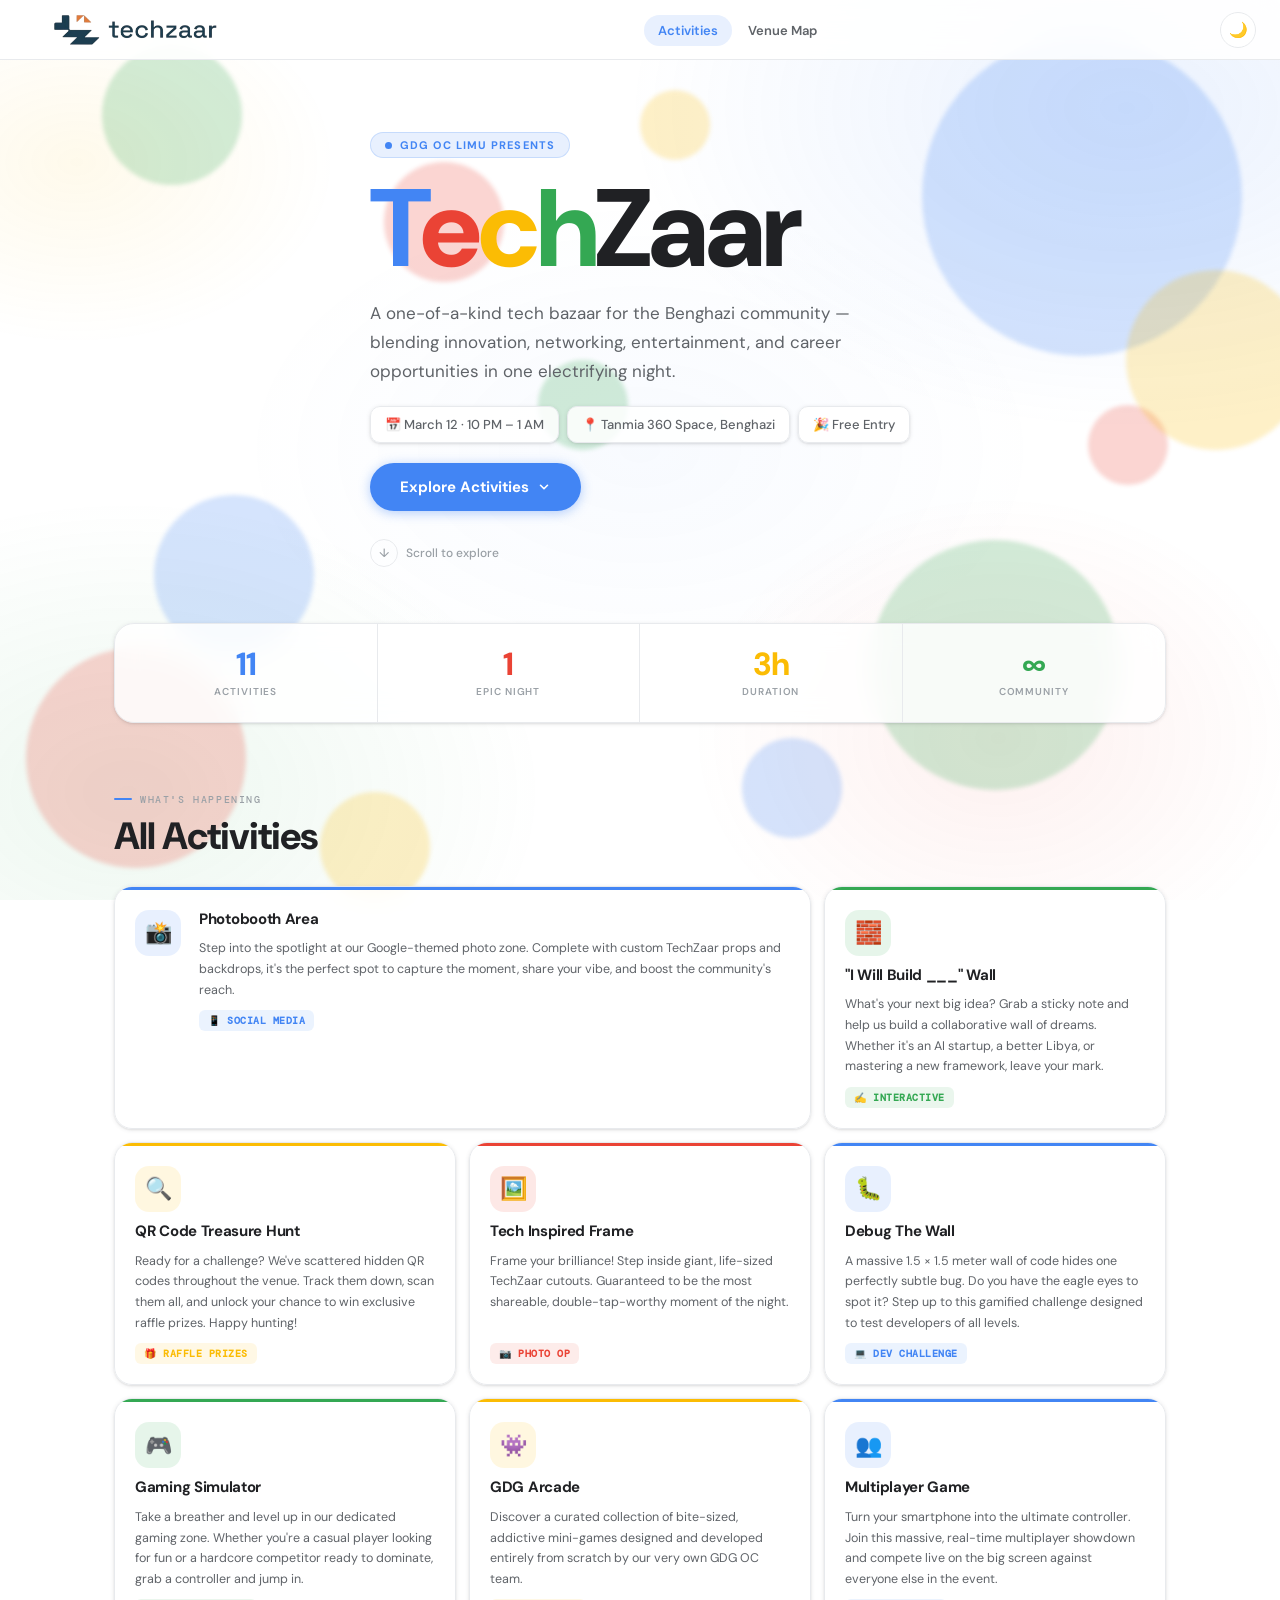
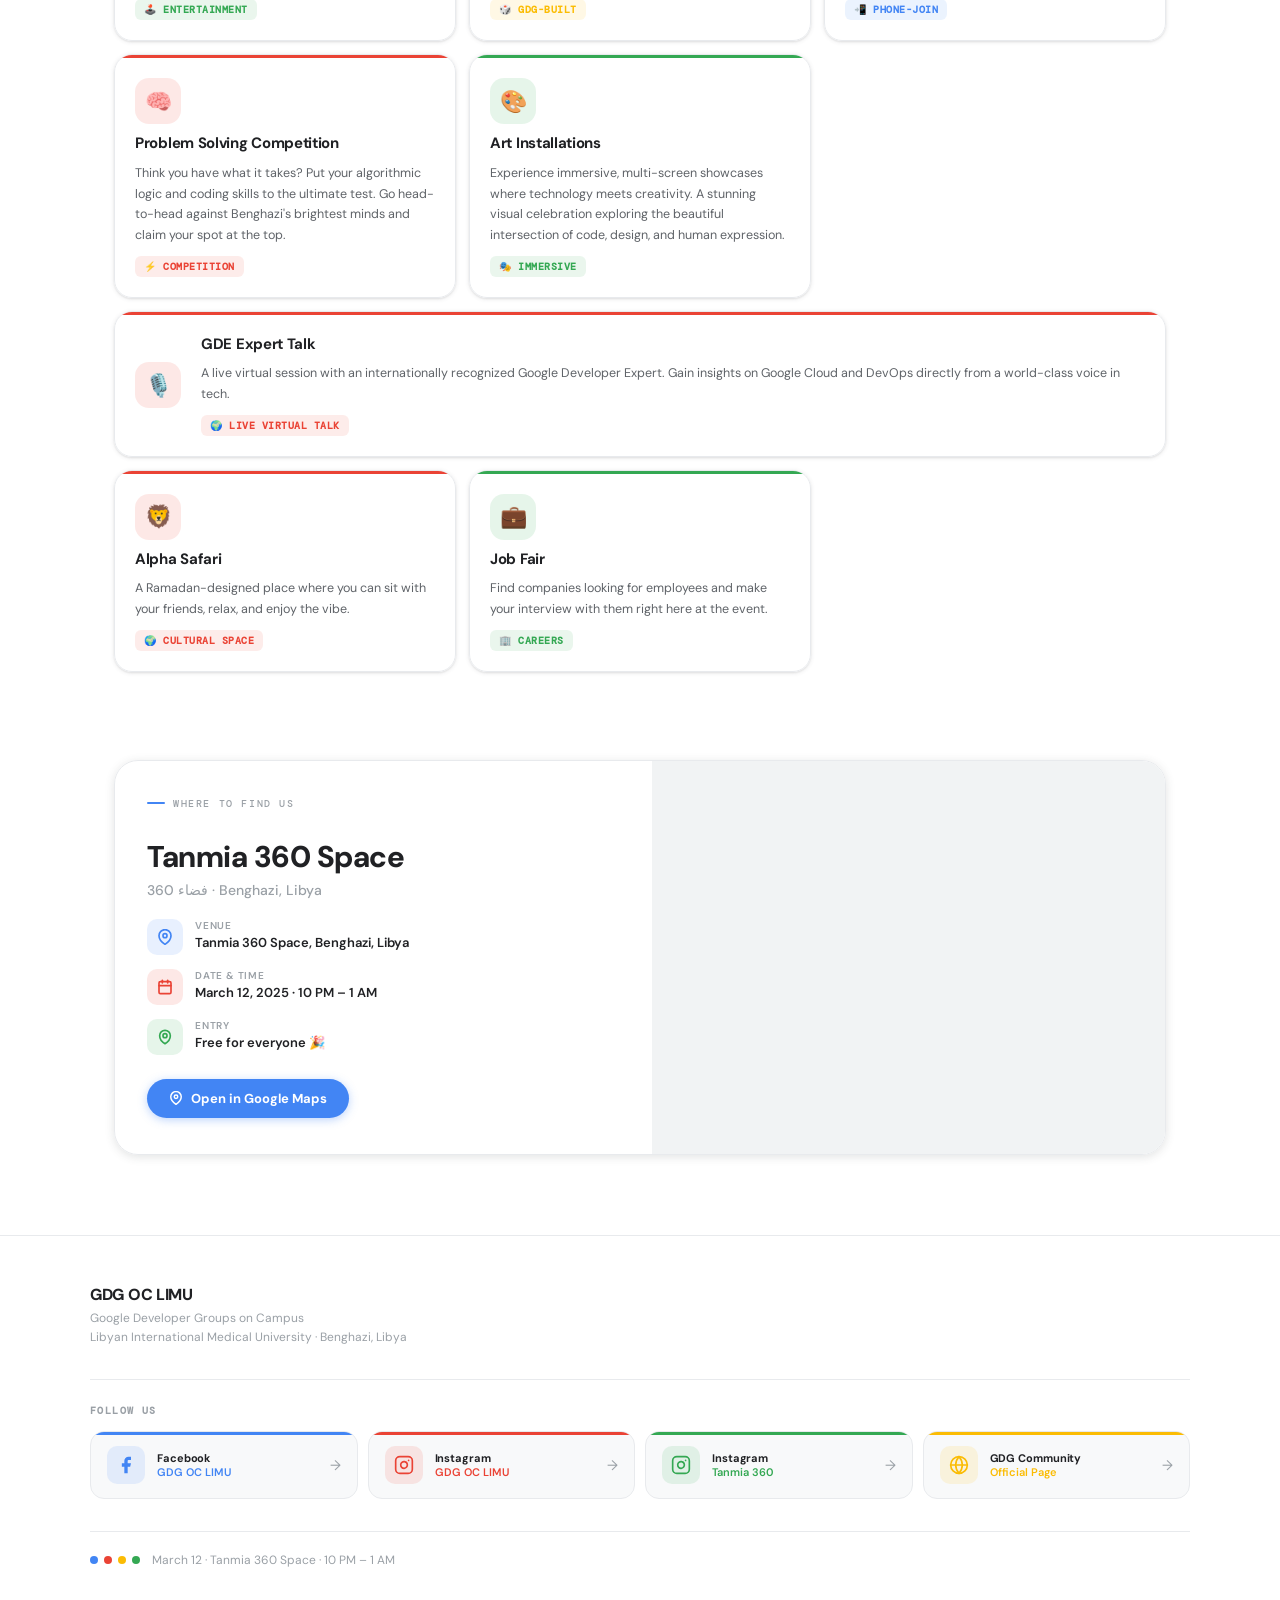
<file: index.html>
<!DOCTYPE html>
<html lang="en">

<head>
    <meta charset="UTF-8" />
    <meta name="viewport" content="width=device-width, initial-scale=1.0" />
    <title>TechZaar — GDG OC LIMU</title>
    <link rel="preconnect" href="https://fonts.googleapis.com">
    <link rel="preconnect" href="https://fonts.gstatic.com" crossorigin>
    <link
        href="https://fonts.googleapis.com/css2?family=DM+Sans:opsz,wght@9..40,400;9..40,500;9..40,600;9..40,700;9..40,800&family=DM+Mono:wght@400;500&display=swap"
        rel="stylesheet">
    <style>
        /* ═══════════════════════════ TOKENS ═══════════════════════════ */
        :root {
            --blue: #4285F4;
            --red: #EA4335;
            --yellow: #FBBC04;
            --green: #34A853;

            --bg: #ffffff;
            --bg2: #F8F9FA;
            --surf: #ffffffd8;
            --elev: #F1F3F4;
            --t1: #202124;
            --t2: #5F6368;
            --t3: #9AA0A6;
            --bdr: #E8EAED;
            --nav: rgba(255, 255, 255, .88);
            --s1: 0 1px 4px rgba(60, 64, 67, .13), 0 1px 2px rgba(60, 64, 67, .08);
            --s2: 0 2px 10px rgba(60, 64, 67, .15);
            --s3: 0 8px 30px rgba(60, 64, 67, .20), 0 2px 8px rgba(60, 64, 67, .12);
        }

        [data-theme="dark"] {
            --bg: #080808;
            --bg2: #101010;
            --surf: rgba(22, 22, 22, .85);
            --elev: #222222;
            --t1: #E8EAED;
            --t2: #9AA0A6;
            --t3: #5F6368;
            --bdr: #2A2A2A;
            --nav: rgba(8, 8, 8, .88);
            --s1: 0 1px 4px rgba(0, 0, 0, .55);
            --s2: 0 2px 10px rgba(0, 0, 0, .6);
            --s3: 0 8px 30px rgba(0, 0, 0, .75);
        }

        /* ═══════════════════════════ BASE ═══════════════════════════ */
        *,
        *::before,
        *::after {
            box-sizing: border-box;
            margin: 0;
            padding: 0;
        }

        html {
            scroll-behavior: smooth;
        }

        body {
            font-family: 'DM Sans', sans-serif;
            background: var(--bg);
            color: var(--t1);
            -webkit-font-smoothing: antialiased;
            overflow-x: hidden;
            transition: background .35s, color .35s;
            position: relative;
        }

        /* ═══════════════════════════ FULL-PAGE BLOB LAYER ═══════════════════════════ */
        #blob-canvas {
            position: fixed;
            inset: 0;
            z-index: 0;
            pointer-events: none;
            overflow: hidden;
        }

        #blob-canvas::before {
            content: '';
            position: absolute;
            inset: 0;
            background:
                radial-gradient(ellipse 60% 55% at 88% 12%, rgba(66, 133, 244, .11) 0%, transparent 65%),
                radial-gradient(ellipse 50% 50% at 10% 88%, rgba(52, 168, 83, .09) 0%, transparent 65%),
                radial-gradient(ellipse 40% 45% at 78% 82%, rgba(234, 67, 53, .08) 0%, transparent 60%),
                radial-gradient(ellipse 35% 35% at 6% 18%, rgba(251, 188, 4, .08) 0%, transparent 58%),
                radial-gradient(ellipse 45% 40% at 50% 50%, rgba(66, 133, 244, .04) 0%, transparent 70%);
        }

        [data-theme="dark"] #blob-canvas::before {
            background:
                radial-gradient(ellipse 60% 55% at 88% 12%, rgba(66, 133, 244, .17) 0%, transparent 65%),
                radial-gradient(ellipse 50% 50% at 10% 88%, rgba(52, 168, 83, .13) 0%, transparent 65%),
                radial-gradient(ellipse 40% 45% at 78% 82%, rgba(234, 67, 53, .11) 0%, transparent 60%),
                radial-gradient(ellipse 35% 35% at 6% 18%, rgba(251, 188, 4, .11) 0%, transparent 58%),
                radial-gradient(ellipse 45% 40% at 50% 50%, rgba(66, 133, 244, .06) 0%, transparent 70%);
        }

        .blob {
            position: absolute;
            border-radius: 50%;
            opacity: .22;
            filter: blur(2px);
            animation: bfloat ease-in-out infinite;
        }

        [data-theme="dark"] .blob {
            opacity: .20;
        }

        @keyframes bfloat {

            0%,
            100% {
                transform: translateY(0) scale(1);
            }

            33% {
                transform: translateY(-22px) scale(1.04);
            }

            66% {
                transform: translateY(14px) scale(.97);
            }
        }

        /* Everything above the blob layer */
        .nav,
        main,
        footer,
        .hero-inner,
        .stats-wrap,
        .sec {
            position: relative;
            z-index: 1;
        }

        /* ═══════════════════════════ NAVBAR ═══════════════════════════ */
        .nav {
            position: fixed;
            top: 0;
            left: 0;
            right: 0;
            z-index: 999;
            height: 60px;
            padding: 0 24px;
            background: var(--nav);
            backdrop-filter: blur(20px);
            -webkit-backdrop-filter: blur(20px);
            border-bottom: 1px solid var(--bdr);
            display: flex;
            align-items: center;
            justify-content: space-between;
            transition: background .3s, border-color .3s;
        }

        .nav-brand {
            display: flex;
            align-items: center;
            gap: 10px;
            text-decoration: none;
        }

        .brand-logo {
            height: 38px;
            width: auto;
            object-fit: contain;
            display: block;
        }

        .logo-dark {
            display: none;
        }

        [data-theme="dark"] .logo-light {
            display: none;
        }

        [data-theme="dark"] .logo-dark {
            display: block;
        }

        .nav-links {
            display: flex;
            align-items: center;
            gap: 2px;
            list-style: none;
        }

        .nav-links a {
            font-size: 13px;
            font-weight: 600;
            color: var(--t2);
            text-decoration: none;
            padding: 7px 14px;
            border-radius: 20px;
            transition: all .18s;
        }

        .nav-links a:hover {
            background: var(--elev);
            color: var(--t1);
        }

        .nav-links a.active {
            background: #E8F0FE;
            color: var(--blue);
        }

        [data-theme="dark"] .nav-links a.active {
            background: rgba(66, 133, 244, .18);
        }

        .nav-r {
            display: flex;
            align-items: center;
            gap: 6px;
        }

        .tbtn {
            width: 36px;
            height: 36px;
            border-radius: 50%;
            border: 1px solid var(--bdr);
            background: var(--surf);
            color: var(--t2);
            cursor: pointer;
            font-size: 15px;
            display: flex;
            align-items: center;
            justify-content: center;
            transition: all .18s;
            backdrop-filter: blur(8px);
        }

        .tbtn:hover {
            background: var(--elev);
        }

        .hbg {
            display: none;
            flex-direction: column;
            gap: 4px;
            background: none;
            border: none;
            cursor: pointer;
            padding: 6px;
        }

        .hbg span {
            display: block;
            width: 20px;
            height: 2px;
            background: var(--t1);
            border-radius: 2px;
            transition: all .3s;
        }

        @media (max-width: 620px) {
            .nav-links {
                display: none;
                position: fixed;
                top: 60px;
                left: 0;
                right: 0;
                z-index: 998;
                background: var(--nav);
                backdrop-filter: blur(20px);
                border-bottom: 1px solid var(--bdr);
                flex-direction: column;
                padding: 12px 16px;
                gap: 4px;
            }

            .nav-links.open {
                display: flex;
            }

            .nav-links a {
                width: 100%;
                text-align: center;
            }

            .hbg {
                display: flex;
            }
        }

        /* ═══════════════════════════ HERO ═══════════════════════════ */
        .hero {
            padding-top: 60px;
            display: flex;
            align-items: center;
            justify-content: center;
        }

        .hero-inner {
            max-width: 780px;
            margin: 0 auto;
            padding: 72px 24px 56px;
            display: flex;
            flex-direction: column;
            align-items: flex-start;
            gap: 20px;
            text-align: left;
        }

        .eyebrow {
            display: inline-flex;
            align-items: center;
            gap: 8px;
            background: rgba(66, 133, 244, .12);
            color: var(--blue);
            font-size: 11px;
            font-weight: 700;
            letter-spacing: .10em;
            text-transform: uppercase;
            padding: 5px 14px;
            border-radius: 20px;
            border: 1px solid rgba(66, 133, 244, .2);
            animation: fu .55s ease both;
        }

        .eyebrow-dot {
            width: 7px;
            height: 7px;
            border-radius: 50%;
            background: var(--blue);
        }

        .htitle {
            font-size: clamp(64px, 11vw, 110px);
            font-weight: 800;
            line-height: .92;
            letter-spacing: -3px;
            animation: fu .55s .08s ease both;
        }

        .htitle .cb {
            color: var(--blue);
        }

        .htitle .cr {
            color: var(--red);
        }

        .htitle .cy {
            color: var(--yellow);
        }

        .htitle .cg {
            color: var(--green);
        }

        .hsub {
            font-size: 17px;
            line-height: 1.7;
            color: var(--t2);
            max-width: 520px;
            animation: fu .55s .15s ease both;
        }

        .chips {
            display: flex;
            flex-wrap: wrap;
            gap: 8px;
            animation: fu .55s .22s ease both;
        }

        .chip {
            display: inline-flex;
            align-items: center;
            gap: 6px;
            background: var(--surf);
            border: 1.5px solid var(--bdr);
            border-radius: 10px;
            padding: 9px 14px;
            font-size: 13px;
            font-weight: 500;
            color: var(--t2);
            box-shadow: var(--s1);
            backdrop-filter: blur(8px);
        }

        .cta {
            display: inline-flex;
            align-items: center;
            gap: 8px;
            background: var(--blue);
            color: #fff;
            text-decoration: none;
            font-size: 15px;
            font-weight: 700;
            padding: 14px 30px;
            border-radius: 50px;
            box-shadow: 0 2px 12px rgba(66, 133, 244, .40);
            transition: all .2s;
            width: fit-content;
            animation: fu .55s .30s ease both;
        }

        .cta:hover {
            transform: translateY(-2px);
            box-shadow: 0 6px 24px rgba(66, 133, 244, .50);
            background: #3367D6;
        }

        .scroll-hint {
            display: flex;
            align-items: center;
            gap: 8px;
            font-size: 12px;
            color: var(--t3);
            font-weight: 500;
            animation: fu .6s .45s ease both;
            margin-top: 8px;
        }

        .scroll-arrow {
            width: 28px;
            height: 28px;
            border-radius: 50%;
            border: 1.5px solid var(--bdr);
            display: flex;
            align-items: center;
            justify-content: center;
            font-size: 12px;
            animation: bounce 2s ease-in-out infinite;
        }

        @keyframes bounce {

            0%,
            100% {
                transform: translateY(0);
            }

            50% {
                transform: translateY(5px);
            }
        }

        /* ═══════════════════════════ STATS ═══════════════════════════ */
        .stats-wrap {
            max-width: 1100px;
            margin: 0 auto;
            padding: 0 24px;
        }

        .stats {
            display: grid;
            grid-template-columns: repeat(4, 1fr);
            border: 1.5px solid var(--bdr);
            border-radius: 20px;
            overflow: hidden;
            box-shadow: var(--s1);
            background: var(--surf);
            backdrop-filter: blur(12px);
        }

        .st {
            padding: 24px 20px;
            text-align: center;
            border-right: 1px solid var(--bdr);
            transition: background .2s;
        }

        .st:last-child {
            border-right: none;
        }

        .st:hover {
            background: rgba(66, 133, 244, .04);
        }

        .st-n {
            font-size: 32px;
            font-weight: 800;
            letter-spacing: -1px;
            line-height: 1;
            margin-bottom: 5px;
        }

        .st-l {
            font-size: 10px;
            font-weight: 600;
            color: var(--t3);
            text-transform: uppercase;
            letter-spacing: .09em;
        }

        @media (max-width: 560px) {
            .stats {
                grid-template-columns: 1fr 1fr;
            }

            .st {
                border-bottom: 1px solid var(--bdr);
            }

            .st:nth-child(2) {
                border-right: none;
            }

            .st:nth-child(3),
            .st:nth-child(4) {
                border-bottom: none;
            }

            .st:nth-child(4) {
                border-right: none;
            }
        }

        /* ═══════════════════════════ SECTION ═══════════════════════════ */
        .sec {
            max-width: 1100px;
            margin: 0 auto;
            padding: 70px 24px 24px;
        }

        .sec-lbl {
            display: flex;
            align-items: center;
            gap: 8px;
            font-family: 'DM Mono', monospace;
            font-size: 10px;
            font-weight: 500;
            letter-spacing: .16em;
            text-transform: uppercase;
            color: var(--t3);
            margin-bottom: 10px;
        }

        .sec-lbl::before {
            content: '';
            width: 18px;
            height: 2px;
            background: var(--blue);
            border-radius: 1px;
        }

        .sec-title {
            font-size: clamp(26px, 4vw, 38px);
            font-weight: 800;
            letter-spacing: -1px;
            line-height: 1.1;
            margin-bottom: 28px;
            color: var(--t1);
        }

        /* ═══════════════════════════ ACTIVITY GRID ═══════════════════════════ */
        .grid {
            display: grid;
            grid-template-columns: repeat(3, 1fr);
            gap: 13px;
        }

        .card {
            background: var(--surf);
            backdrop-filter: blur(12px);
            -webkit-backdrop-filter: blur(12px);
            border: 1.5px solid var(--bdr);
            border-radius: 18px;
            overflow: hidden;
            box-shadow: var(--s1);
            display: flex;
            flex-direction: column;
            transition: transform .22s, box-shadow .22s, border-color .22s;
            opacity: 0;
            transform: translateY(16px);
            animation: fu .45s ease forwards;
        }

        .card:hover {
            transform: translateY(-5px);
            box-shadow: var(--s3);
            border-color: color-mix(in srgb, var(--ca) 40%, transparent);
        }

        .card-bar {
            height: 3px;
            background: var(--ca);
            flex-shrink: 0;
        }

        .card-body {
            padding: 20px;
            flex: 1;
            display: flex;
            flex-direction: column;
            gap: 10px;
        }

        .card-ico {
            width: 46px;
            height: 46px;
            border-radius: 14px;
            background: color-mix(in srgb, var(--ca) 12%, transparent);
            display: flex;
            align-items: center;
            justify-content: center;
            font-size: 22px;
            flex-shrink: 0;
        }

        .card-name {
            font-size: 15px;
            font-weight: 700;
            color: var(--t1);
            letter-spacing: -.3px;
            line-height: 1.25;
        }

        .card-desc {
            font-size: 12.5px;
            line-height: 1.65;
            color: var(--t2);
            flex: 1;
        }

        .card-tag {
            display: inline-flex;
            align-items: center;
            gap: 4px;
            font-family: 'DM Mono', monospace;
            font-size: 10px;
            font-weight: 600;
            letter-spacing: .05em;
            text-transform: uppercase;
            color: var(--ca);
            background: color-mix(in srgb, var(--ca) 10%, transparent);
            padding: 4px 9px;
            border-radius: 6px;
            width: fit-content;
            margin-top: auto;
        }

        .card.w2 {
            grid-column: span 2;
        }

        .card.w2 .card-body {
            flex-direction: row;
            align-items: flex-start;
            gap: 18px;
        }

        .card.w2 .card-text {
            flex: 1;
            display: flex;
            flex-direction: column;
            gap: 10px;
        }

        .card.gde {
            grid-column: 1 / -1;
        }

        .card.gde .card-body {
            flex-direction: row;
            align-items: center;
            gap: 20px;
        }

        .card.gde .card-text {
            flex: 1;
            display: flex;
            flex-direction: column;
            gap: 10px;
        }

        .card.photo-wide {
            grid-column: span 2;
        }

        .card.photo-wide .card-body {
            flex-direction: row;
            align-items: flex-start;
            gap: 18px;
        }

        .card.photo-wide .card-text {
            flex: 1;
            display: flex;
            flex-direction: column;
            gap: 10px;
        }

        /* Animation stagger */
        .card:nth-child(1) {
            animation-delay: .04s
        }

        .card:nth-child(2) {
            animation-delay: .08s
        }

        .card:nth-child(3) {
            animation-delay: .12s
        }

        .card:nth-child(4) {
            animation-delay: .16s
        }

        .card:nth-child(5) {
            animation-delay: .20s
        }

        .card:nth-child(6) {
            animation-delay: .24s
        }

        .card:nth-child(7) {
            animation-delay: .28s
        }

        .card:nth-child(8) {
            animation-delay: .32s
        }

        .card:nth-child(9) {
            animation-delay: .36s
        }

        .card:nth-child(10) {
            animation-delay: .40s
        }

        .card:nth-child(11) {
            animation-delay: .44s
        }

        .card:nth-child(12) {
            animation-delay: .48s
        }

        @media (max-width: 860px) {
            .card.gde .card-body {
                flex-direction: column;
                align-items: flex-start;
            }
        }

        @media (max-width: 620px) {
            .grid {
                grid-template-columns: 1fr 1fr;
                gap: 10px;
            }

            .card.photo-wide {
                grid-column: span 2;
            }

            .card.photo-wide .card-body {
                flex-direction: column;
            }

            .card.w2 {
                grid-column: span 2;
            }

            .card.w2 .card-body {
                flex-direction: column;
            }
        }

        @media (max-width: 400px) {
            .grid {
                grid-template-columns: 1fr;
                gap: 10px;
            }

            .card.photo-wide,
            .card.w2,
            .card.gde {
                grid-column: span 1;
            }
        }

        /* ═══════════════════════════ LOCATION ═══════════════════════════ */
        .location-sec {
            max-width: 1100px;
            margin: 0 auto;
            padding: 64px 24px 0;
            position: relative;
            z-index: 1;
        }

        .location-inner {
            display: grid;
            grid-template-columns: 1fr 1fr;
            gap: 24px;
            align-items: stretch;
            background: var(--surf);
            backdrop-filter: blur(12px);
            border: 1.5px solid var(--bdr);
            border-radius: 24px;
            overflow: hidden;
            box-shadow: var(--s2);
        }

        .location-info {
            padding: 36px 32px;
            display: flex;
            flex-direction: column;
            gap: 20px;
        }

        .loc-title {
            font-size: clamp(22px, 3vw, 30px);
            font-weight: 800;
            letter-spacing: -.5px;
            color: var(--t1);
            line-height: 1.1;
        }

        .loc-sub {
            font-size: 14px;
            color: var(--t3);
            font-weight: 500;
            margin-top: -12px;
        }

        .loc-details {
            display: flex;
            flex-direction: column;
            gap: 14px;
        }

        .loc-row {
            display: flex;
            align-items: flex-start;
            gap: 12px;
        }

        .loc-icon {
            width: 36px;
            height: 36px;
            border-radius: 10px;
            flex-shrink: 0;
            display: flex;
            align-items: center;
            justify-content: center;
        }

        .loc-label {
            font-size: 10px;
            font-weight: 600;
            color: var(--t3);
            text-transform: uppercase;
            letter-spacing: .08em;
            margin-bottom: 2px;
        }

        .loc-value {
            font-size: 13px;
            font-weight: 600;
            color: var(--t1);
        }

        .loc-btn {
            display: inline-flex;
            align-items: center;
            gap: 8px;
            background: var(--blue);
            color: #fff;
            text-decoration: none;
            font-size: 13px;
            font-weight: 700;
            padding: 11px 22px;
            border-radius: 50px;
            width: fit-content;
            box-shadow: 0 2px 10px rgba(66, 133, 244, .35);
            transition: all .2s;
            margin-top: 4px;
        }

        .loc-btn:hover {
            transform: translateY(-2px);
            box-shadow: 0 6px 20px rgba(66, 133, 244, .45);
            background: #3367D6;
        }

        .loc-map {
            min-height: 320px;
            background: var(--elev);
            position: relative;
        }

        .loc-map iframe {
            position: absolute;
            inset: 0;
            width: 100%;
            height: 100%;
            border-radius: 0;
        }

        @media (max-width: 700px) {
            .location-inner {
                grid-template-columns: 1fr;
            }

            .loc-map {
                min-height: 240px;
                border-radius: 0 0 22px 22px;
            }

            .location-info {
                padding: 28px 24px;
            }
        }

        /* ═══════════════════════════ FOOTER ═══════════════════════════ */
        footer {
            margin-top: 80px;
            background: var(--surf);
            backdrop-filter: blur(12px);
            border-top: 1px solid var(--bdr);
            padding: 48px 24px 32px;
        }

        .footer-inner {
            max-width: 1100px;
            margin: 0 auto;
        }

        .footer-brand {
            display: flex;
            align-items: flex-start;
            gap: 16px;
            margin-bottom: 32px;
        }

        .footer-name {
            font-size: 16px;
            font-weight: 800;
            color: var(--t1);
            letter-spacing: -.3px;
            margin-bottom: 4px;
        }

        .footer-sub {
            font-size: 12px;
            color: var(--t3);
            line-height: 1.6;
        }

        .footer-divider {
            height: 1px;
            background: var(--bdr);
            margin-bottom: 24px;
        }

        .footer-social-title {
            font-family: 'DM Mono', monospace;
            font-size: 10px;
            font-weight: 600;
            letter-spacing: .14em;
            text-transform: uppercase;
            color: var(--t3);
            margin-bottom: 14px;
        }

        .footer-socials {
            display: grid;
            grid-template-columns: repeat(4, 1fr);
            gap: 10px;
            margin-bottom: 32px;
        }

        .soc-card {
            display: flex;
            align-items: center;
            gap: 12px;
            background: var(--bg2);
            border: 1.5px solid var(--bdr);
            border-radius: 14px;
            padding: 14px 16px;
            text-decoration: none;
            color: var(--t1);
            transition: all .2s;
            position: relative;
            overflow: hidden;
        }

        .soc-card::before {
            content: '';
            position: absolute;
            top: 0;
            left: 0;
            right: 0;
            height: 2.5px;
            background: var(--sc);
        }

        .soc-card:hover {
            transform: translateY(-2px);
            box-shadow: var(--s2);
            border-color: color-mix(in srgb, var(--sc) 40%, transparent);
            background: var(--surf);
        }

        .soc-icon {
            width: 38px;
            height: 38px;
            border-radius: 10px;
            flex-shrink: 0;
            background: color-mix(in srgb, var(--sc) 12%, transparent);
            color: var(--sc);
            display: flex;
            align-items: center;
            justify-content: center;
        }

        .soc-info {
            flex: 1;
            min-width: 0;
        }

        .soc-platform {
            font-size: 11px;
            font-weight: 700;
            color: var(--t1);
            letter-spacing: -.1px;
            white-space: nowrap;
            overflow: hidden;
            text-overflow: ellipsis;
        }

        .soc-handle {
            font-size: 11px;
            color: var(--sc);
            font-weight: 600;
            white-space: nowrap;
            overflow: hidden;
            text-overflow: ellipsis;
        }

        .soc-arrow {
            font-size: 14px;
            color: var(--t3);
            transition: transform .2s;
            flex-shrink: 0;
        }

        .soc-card:hover .soc-arrow {
            transform: translateX(3px);
            color: var(--sc);
        }

        .soc-card * {
            pointer-events: none;
        }

        .soc-card {
            cursor: pointer;
        }

        .footer-bottom {
            display: flex;
            align-items: center;
            gap: 12px;
            padding-top: 20px;
            border-top: 1px solid var(--bdr);
        }

        .fdots {
            display: flex;
            align-items: center;
            gap: 6px;
        }

        .fd {
            width: 8px;
            height: 8px;
            border-radius: 50%;
        }

        .footer-bottom p {
            font-size: 12px;
            color: var(--t3);
        }

        @media (max-width: 700px) {
            .footer-socials {
                grid-template-columns: 1fr 1fr;
            }
        }

        @media (max-width: 400px) {
            .footer-socials {
                grid-template-columns: 1fr;
            }
        }

        /* ═══════════════════════════ KEYFRAMES ═══════════════════════════ */
        @keyframes fu {
            from {
                opacity: 0;
                transform: translateY(16px);
            }

            to {
                opacity: 1;
                transform: translateY(0);
            }
        }
    </style>
</head>

<body>

    <!-- ══════ FULL-PAGE BLOB LAYER ══════ -->
    <div id="blob-canvas">
        <div class="blob" style="width:320px;height:320px;background:#4285F4;top:4%;left:72%;animation-duration:10s;">
        </div>
        <div class="blob"
            style="width:160px;height:160px;background:#4285F4;top:55%;left:12%;animation-duration:13s;animation-delay:-6s;">
        </div>
        <div class="blob"
            style="width:100px;height:100px;background:#4285F4;top:82%;left:58%;animation-duration:17s;animation-delay:-4s;">
        </div>
        <div class="blob"
            style="width:220px;height:220px;background:#EA4335;top:72%;left:2%;animation-duration:12s;animation-delay:-3s;">
        </div>
        <div class="blob"
            style="width:120px;height:120px;background:#EA4335;top:18%;left:30%;animation-duration:15s;animation-delay:-8s;">
        </div>
        <div class="blob"
            style="width:80px;height:80px;background:#EA4335;top:45%;left:85%;animation-duration:18s;animation-delay:-10s;">
        </div>
        <div class="blob"
            style="width:180px;height:180px;background:#FBBC04;top:30%;left:88%;animation-duration:11s;animation-delay:-5s;">
        </div>
        <div class="blob"
            style="width:110px;height:110px;background:#FBBC04;top:88%;left:25%;animation-duration:14s;animation-delay:-2s;">
        </div>
        <div class="blob"
            style="width:70px;height:70px;background:#FBBC04;top:10%;left:50%;animation-duration:19s;animation-delay:-11s;">
        </div>
        <div class="blob"
            style="width:250px;height:250px;background:#34A853;top:60%;left:68%;animation-duration:9s;animation-delay:-7s;">
        </div>
        <div class="blob"
            style="width:140px;height:140px;background:#34A853;top:5%;left:8%;animation-duration:16s;animation-delay:-1s;">
        </div>
        <div class="blob"
            style="width:90px;height:90px;background:#34A853;top:40%;left:42%;animation-duration:20s;animation-delay:-13s;">
        </div>
    </div>

    <!-- ══════ NAVBAR ══════ -->
    <nav class="nav">
        <a href="index.html" class="nav-brand" aria-label="TechZaar Home">
            <img src="assets/images/techzaar.png" alt="TechZaar Logo" class="brand-logo logo-light" />
            <img src="assets/images/techzaar-dark.png" alt="TechZaar Logo" class="brand-logo logo-dark" />
        </a>

        <ul class="nav-links" id="navLinks">
            <li><a href="index.html" class="active">Activities</a></li>
            <li><a href="map.html">Venue Map</a></li>
        </ul>

        <div class="nav-r">
            <button class="tbtn" id="themeToggle" aria-label="Toggle theme">🌙</button>
            <button class="hbg" id="hbg" aria-label="Menu">
                <span></span><span></span><span></span>
            </button>
        </div>
    </nav>

    <!-- ══════ HERO ══════ -->
    <section class="hero">
        <div class="hero-inner">
            <div class="eyebrow">
                <div class="eyebrow-dot"></div> GDG OC LIMU presents
            </div>

            <h1 class="htitle">
                <span class="cb">T</span><span class="cr">e</span><span class="cy">c</span><span class="cg">h</span>Zaar
            </h1>

            <p class="hsub">
                A one-of-a-kind tech bazaar for the Benghazi community — blending innovation, networking, entertainment,
                and career opportunities in one electrifying night.
            </p>

            <div class="chips">
                <div class="chip">📅 March 12 · 10 PM – 1 AM</div>
                <div class="chip">📍 Tanmia 360 Space, Benghazi</div>
                <div class="chip">🎉 Free Entry</div>
            </div>

            <a href="#activities" class="cta">
                Explore Activities
                <svg width="14" height="14" viewBox="0 0 24 24" fill="none" stroke="currentColor" stroke-width="2.8"
                    stroke-linecap="round" stroke-linejoin="round">
                    <polyline points="6 9 12 15 18 9" />
                </svg>
            </a>

            <div class="scroll-hint">
                <div class="scroll-arrow">↓</div>
                Scroll to explore
            </div>
        </div>
    </section>

    <!-- ══════ STATS ══════ -->
    <div class="stats-wrap">
        <div class="stats">
            <div class="st">
                <div class="st-n" style="color:var(--blue);" data-count="11">0</div>
                <div class="st-l">Activities</div>
            </div>
            <div class="st">
                <div class="st-n" style="color:var(--red);">1</div>
                <div class="st-l">Epic Night</div>
            </div>
            <div class="st">
                <div class="st-n" style="color:var(--yellow);">3h</div>
                <div class="st-l">Duration</div>
            </div>
            <div class="st">
                <div class="st-n" style="color:var(--green);">∞</div>
                <div class="st-l">Community</div>
            </div>
        </div>
    </div>

    <!-- ══════ ACTIVITIES ══════ -->
    <main class="sec" id="activities">
        <div class="sec-lbl">What's happening</div>
        <h2 class="sec-title">All Activities</h2>

        <div class="grid">

            <!-- 1. Photobooth — wide on desktop -->
            <div class="card photo-wide" style="--ca:var(--blue);">
                <div class="card-bar"></div>
                <div class="card-body">
                    <div class="card-ico">📸</div>
                    <div class="card-text">
                        <div class="card-name">Photobooth Area</div>
                        <p class="card-desc">Step into the spotlight at our Google-themed photo zone. Complete with
                            custom TechZaar props and backdrops, it's the perfect spot to capture the moment, share your
                            vibe, and boost the community's reach.</p>
                        <span class="card-tag">📱 Social Media</span>
                    </div>
                </div>
            </div>

            <!-- 2. I Will Build Wall -->
            <div class="card" style="--ca:var(--green);">
                <div class="card-bar"></div>
                <div class="card-body">
                    <div class="card-ico">🧱</div>
                    <div class="card-name">"I Will Build ___" Wall</div>
                    <p class="card-desc">What's your next big idea? Grab a sticky note and help us build a collaborative
                        wall of dreams. Whether it's an AI startup, a better Libya, or mastering a new framework, leave
                        your mark.</p>
                    <span class="card-tag">✍️ Interactive</span>
                </div>
            </div>

            <!-- 3. QR Hunt -->
            <div class="card" style="--ca:var(--yellow);">
                <div class="card-bar"></div>
                <div class="card-body">
                    <div class="card-ico">🔍</div>
                    <div class="card-name">QR Code Treasure Hunt</div>
                    <p class="card-desc">Ready for a challenge? We've scattered hidden QR codes throughout the venue.
                        Track them down, scan them all, and unlock your chance to win exclusive raffle prizes. Happy
                        hunting!</p>
                    <span class="card-tag">🎁 Raffle Prizes</span>
                </div>
            </div>

            <!-- 4. Tech Frame -->
            <div class="card" style="--ca:var(--red);">
                <div class="card-bar"></div>
                <div class="card-body">
                    <div class="card-ico">🖼️</div>
                    <div class="card-name">Tech Inspired Frame</div>
                    <p class="card-desc">Frame your brilliance! Step inside giant, life-sized TechZaar cutouts.
                        Guaranteed to be the most shareable, double-tap-worthy moment of the night.</p>
                    <span class="card-tag">📷 Photo Op</span>
                </div>
            </div>

            <!-- 5. Debug Wall -->
            <div class="card" style="--ca:var(--blue);">
                <div class="card-bar"></div>
                <div class="card-body">
                    <div class="card-ico">🐛</div>
                    <div class="card-name">Debug The Wall</div>
                    <p class="card-desc">A massive 1.5 × 1.5 meter wall of code hides one perfectly subtle bug. Do you
                        have the eagle eyes to spot it? Step up to this gamified challenge designed to test developers
                        of all levels.</p>
                    <span class="card-tag">💻 Dev Challenge</span>
                </div>
            </div>

            <!-- 6. Gaming Simulator -->
            <div class="card" style="--ca:var(--green);">
                <div class="card-bar"></div>
                <div class="card-body">
                    <div class="card-ico">🎮</div>
                    <div class="card-name">Gaming Simulator</div>
                    <p class="card-desc">Take a breather and level up in our dedicated gaming zone. Whether you're a
                        casual player looking for fun or a hardcore competitor ready to dominate, grab a controller and
                        jump in.</p>
                    <span class="card-tag">🕹️ Entertainment</span>
                </div>
            </div>

            <!-- 7. GDG Arcade -->
            <div class="card" style="--ca:var(--yellow);">
                <div class="card-bar"></div>
                <div class="card-body">
                    <div class="card-ico">👾</div>
                    <div class="card-name">GDG Arcade</div>
                    <p class="card-desc">Discover a curated collection of bite-sized, addictive mini-games designed and
                        developed entirely from scratch by our very own GDG OC team.</p>
                    <span class="card-tag">🎲 GDG-Built</span>
                </div>
            </div>

            <!-- 8. Multiplayer Game -->
            <div class="card" style="--ca:var(--blue);">
                <div class="card-bar"></div>
                <div class="card-body">
                    <div class="card-ico">👥</div>
                    <div class="card-name">Multiplayer Game</div>
                    <p class="card-desc">Turn your smartphone into the ultimate controller. Join this massive, real-time
                        multiplayer showdown and compete live on the big screen against everyone else in the event.</p>
                    <span class="card-tag">📲 Phone-Join</span>
                </div>
            </div>

            <!-- 9. Problem Solving -->
            <div class="card" style="--ca:var(--red);">
                <div class="card-bar"></div>
                <div class="card-body">
                    <div class="card-ico">🧠</div>
                    <div class="card-name">Problem Solving Competition</div>
                    <p class="card-desc">Think you have what it takes? Put your algorithmic logic and coding skills to
                        the ultimate test. Go head-to-head against Benghazi's brightest minds and claim your spot at the
                        top.</p>
                    <span class="card-tag">⚡ Competition</span>
                </div>
            </div>

            <!-- 10. Art Installations -->
            <div class="card" style="--ca:var(--green);">
                <div class="card-bar"></div>
                <div class="card-body">
                    <div class="card-ico">🎨</div>
                    <div class="card-name">Art Installations</div>
                    <p class="card-desc">Experience immersive, multi-screen showcases where technology meets creativity.
                        A stunning visual celebration exploring the beautiful intersection of code, design, and human
                        expression.</p>
                    <span class="card-tag">🎭 Immersive</span>
                </div>
            </div>

            <!-- 11. GDE Expert Talk — full width -->
            <div class="card gde" style="--ca:var(--red);">
                <div class="card-bar"></div>
                <div class="card-body">
                    <div class="card-ico">🎙️</div>
                    <div class="card-text">
                        <div class="card-name">GDE Expert Talk</div>
                        <p class="card-desc">A live virtual session with an internationally recognized Google Developer
                            Expert. Gain insights on Google Cloud and DevOps directly from a world-class voice in tech.
                        </p>
                        <span class="card-tag">🌍 Live Virtual Talk</span>
                    </div>
                </div>
            </div>

            <!-- 12. Alpha Safari -->
            <div class="card" style="--ca:var(--red);">
                <div class="card-bar"></div>
                <div class="card-body">
                    <div class="card-ico">🦁</div>
                    <div class="card-name">Alpha Safari</div>
                    <p class="card-desc">A Ramadan-designed place where you can sit with your friends, relax, and enjoy
                        the vibe.</p>
                    <span class="card-tag">🌍 Cultural Space</span>
                </div>
            </div>

            <!-- 13. Job Fair -->
            <div class="card" style="--ca:var(--green);">
                <div class="card-bar"></div>
                <div class="card-body">
                    <div class="card-ico">💼</div>
                    <div class="card-name">Job Fair</div>
                    <p class="card-desc">Find companies looking for employees and make your interview with them right
                        here at the event.</p>
                    <span class="card-tag">🏢 Careers</span>
                </div>
            </div>

        </div>
    </main>

    <!-- ══════ LOCATION ══════ -->
    <section class="location-sec">
        <div class="location-inner">
            <div class="location-info">
                <div class="sec-lbl" style="margin-bottom:10px;">Where to find us</div>
                <h2 class="loc-title">Tanmia 360 Space</h2>
                <p class="loc-sub">فضاء 360 · Benghazi, Libya</p>

                <div class="loc-details">
                    <div class="loc-row">
                        <div class="loc-icon"
                            style="background:color-mix(in srgb,var(--blue) 12%,transparent);color:var(--blue);">
                            <svg width="16" height="16" viewBox="0 0 24 24" fill="none" stroke="currentColor"
                                stroke-width="2.5" stroke-linecap="round" stroke-linejoin="round">
                                <path d="M21 10c0 7-9 13-9 13s-9-6-9-13a9 9 0 0 1 18 0z" />
                                <circle cx="12" cy="10" r="3" />
                            </svg>
                        </div>
                        <div>
                            <div class="loc-label">Venue</div>
                            <div class="loc-value">Tanmia 360 Space, Benghazi, Libya</div>
                        </div>
                    </div>
                    <div class="loc-row">
                        <div class="loc-icon"
                            style="background:color-mix(in srgb,var(--red) 12%,transparent);color:var(--red);">
                            <svg width="16" height="16" viewBox="0 0 24 24" fill="none" stroke="currentColor"
                                stroke-width="2.5" stroke-linecap="round" stroke-linejoin="round">
                                <rect x="3" y="4" width="18" height="18" rx="2" ry="2" />
                                <line x1="16" y1="2" x2="16" y2="6" />
                                <line x1="8" y1="2" x2="8" y2="6" />
                                <line x1="3" y1="10" x2="21" y2="10" />
                            </svg>
                        </div>
                        <div>
                            <div class="loc-label">Date & Time</div>
                            <div class="loc-value">March 12, 2025 · 10 PM – 1 AM</div>
                        </div>
                    </div>
                    <div class="loc-row">
                        <div class="loc-icon"
                            style="background:color-mix(in srgb,var(--green) 12%,transparent);color:var(--green);">
                            <svg width="16" height="16" viewBox="0 0 24 24" fill="none" stroke="currentColor"
                                stroke-width="2.5" stroke-linecap="round" stroke-linejoin="round">
                                <path d="M12 22s-8-4.5-8-11.8A8 8 0 0 1 12 2a8 8 0 0 1 8 8.2c0 7.3-8 11.8-8 11.8z" />
                                <circle cx="12" cy="10" r="3" />
                            </svg>
                        </div>
                        <div>
                            <div class="loc-label">Entry</div>
                            <div class="loc-value">Free for everyone 🎉</div>
                        </div>
                    </div>
                </div>

                <a href="https://maps.app.goo.gl/c1VZ6rFDDjXiLRZ86" target="_blank" class="loc-btn">
                    <svg width="14" height="14" viewBox="0 0 24 24" fill="none" stroke="currentColor" stroke-width="2.5"
                        stroke-linecap="round" stroke-linejoin="round">
                        <path d="M21 10c0 7-9 13-9 13s-9-6-9-13a9 9 0 0 1 18 0z" />
                        <circle cx="12" cy="10" r="3" />
                    </svg>
                    Open in Google Maps
                </a>
            </div>

            <div class="loc-map">
                <iframe
                    src="https://www.google.com/maps/embed?pb=!1m14!1m8!1m3!1d13376.5!2d20.08!3d32.09!3m2!1i1024!2i768!4f13.1!3m3!1m2!1s0x13a89cb4fefa2c23%3A0x96d89c4f8e8c7f71!2z2YHYttin2KogMzYw!5e0!3m2!1sar!2sly!4v1700000000000!5m2!1sar!2sly"
                    width="100%" height="100%" style="border:0;" allowfullscreen="" loading="lazy"
                    referrerpolicy="no-referrer-when-downgrade" title="Tanmia 360 Space location">
                </iframe>
            </div>
        </div>
    </section>

    <!-- ══════ FOOTER ══════ -->
    <footer>
        <div class="footer-inner">
            <div class="footer-brand">
                <div>
                    <div class="footer-name">GDG OC LIMU</div>
                    <div class="footer-sub">Google Developer Groups on Campus<br>Libyan International Medical University
                        · Benghazi, Libya</div>
                </div>
            </div>

            <div class="footer-divider"></div>

            <div class="footer-social-title">Follow us</div>
            <div class="footer-socials">

                <a href="https://www.facebook.com/gdsclimu" target="_blank" rel="noopener noreferrer" class="soc-card"
                    style="--sc:#4285F4;">
                    <div class="soc-icon">
                        <svg width="20" height="20" viewBox="0 0 24 24" fill="currentColor">
                            <path d="M18 2h-3a5 5 0 0 0-5 5v3H7v4h3v8h4v-8h3l1-4h-4V7a1 1 0 0 1 1-1h3z" />
                        </svg>
                    </div>
                    <div class="soc-info">
                        <div class="soc-platform">Facebook</div>
                        <div class="soc-handle">GDG OC LIMU</div>
                    </div>
                    <div class="soc-arrow">→</div>
                </a>

                <a href="https://www.instagram.com/gdgoc.limu/" target="_blank" rel="noopener noreferrer"
                    class="soc-card" style="--sc:#EA4335;">
                    <div class="soc-icon">
                        <svg width="20" height="20" viewBox="0 0 24 24" fill="none" stroke="currentColor"
                            stroke-width="2" stroke-linecap="round" stroke-linejoin="round">
                            <rect x="2" y="2" width="20" height="20" rx="5" ry="5" />
                            <path d="M16 11.37A4 4 0 1 1 12.63 8 4 4 0 0 1 16 11.37z" />
                            <line x1="17.5" y1="6.5" x2="17.51" y2="6.5" />
                        </svg>
                    </div>
                    <div class="soc-info">
                        <div class="soc-platform">Instagram</div>
                        <div class="soc-handle">GDG OC LIMU</div>
                    </div>
                    <div class="soc-arrow">→</div>
                </a>

                <a href="https://www.instagram.com/tanmia360/" target="_blank" rel="noopener noreferrer"
                    class="soc-card" style="--sc:#34A853;">
                    <div class="soc-icon">
                        <svg width="20" height="20" viewBox="0 0 24 24" fill="none" stroke="currentColor"
                            stroke-width="2" stroke-linecap="round" stroke-linejoin="round">
                            <rect x="2" y="2" width="20" height="20" rx="5" ry="5" />
                            <path d="M16 11.37A4 4 0 1 1 12.63 8 4 4 0 0 1 16 11.37z" />
                            <line x1="17.5" y1="6.5" x2="17.51" y2="6.5" />
                        </svg>
                    </div>
                    <div class="soc-info">
                        <div class="soc-platform">Instagram</div>
                        <div class="soc-handle">Tanmia 360</div>
                    </div>
                    <div class="soc-arrow">→</div>
                </a>

                <a href="https://gdg.community.dev/gdg-on-campus-libyan-international-medical-university-benghazi-libya/"
                    target="_blank" class="soc-card" style="--sc:#FBBC04;">
                    <div class="soc-icon">
                        <svg width="20" height="20" viewBox="0 0 24 24" fill="none" stroke="currentColor"
                            stroke-width="2" stroke-linecap="round" stroke-linejoin="round">
                            <circle cx="12" cy="12" r="10" />
                            <line x1="2" y1="12" x2="22" y2="12" />
                            <path
                                d="M12 2a15.3 15.3 0 0 1 4 10 15.3 15.3 0 0 1-4 10 15.3 15.3 0 0 1-4-10 15.3 15.3 0 0 1 4-10z" />
                        </svg>
                    </div>
                    <div class="soc-info">
                        <div class="soc-platform">GDG Community</div>
                        <div class="soc-handle">Official Page</div>
                    </div>
                    <div class="soc-arrow">→</div>
                </a>

            </div>

            <div class="footer-bottom">
                <div class="fdots">
                    <div class="fd" style="background:var(--blue);"></div>
                    <div class="fd" style="background:var(--red);"></div>
                    <div class="fd" style="background:var(--yellow);"></div>
                    <div class="fd" style="background:var(--green);"></div>
                </div>
                <p>March 12 · Tanmia 360 Space · 10 PM – 1 AM</p>
            </div>
        </div>
    </footer>

    <script>
        /* Theme */
        const T = document.getElementById('themeToggle');
        const R = document.documentElement;
        const sv = localStorage.getItem('tz-theme') || 'light';
        R.setAttribute('data-theme', sv);
        T.textContent = sv === 'dark' ? '☀️' : '🌙';
        T.addEventListener('click', () => {
            const n = R.getAttribute('data-theme') === 'dark' ? 'light' : 'dark';
            R.setAttribute('data-theme', n);
            localStorage.setItem('tz-theme', n);
            T.textContent = n === 'dark' ? '☀️' : '🌙';
        });

        /* Hamburger */
        document.getElementById('hbg').addEventListener('click', () =>
            document.getElementById('navLinks').classList.toggle('open')
        );

        /* Scroll reveal */
        const obs = new IntersectionObserver(es => {
            es.forEach(e => {
                if (e.isIntersecting) {
                    e.target.style.animationPlayState = 'running';
                    obs.unobserve(e.target);
                }
            });
        }, { threshold: 0.06, rootMargin: '0px 0px -16px 0px' });
        document.querySelectorAll('.card').forEach(c => {
            c.style.animationPlayState = 'paused'; obs.observe(c);
        });

        /* Counter */
        const cobs = new IntersectionObserver(es => {
            es.forEach(e => {
                if (e.isIntersecting) {
                    const el = e.target.querySelector('[data-count]');
                    if (el) {
                        const to = parseInt(el.dataset.count);
                        let v = 0, step = to / 55;
                        const t = setInterval(() => {
                            v += step; el.textContent = Math.min(Math.floor(v), to);
                            if (v >= to) clearInterval(t);
                        }, 16);
                    }
                    cobs.unobserve(e.target);
                }
            });
        }, { threshold: 0.5 });
        document.querySelectorAll('.st').forEach(s => cobs.observe(s));

        /* Blob parallax */
        let mx = 0, my = 0;
        document.addEventListener('mousemove', e => {
            mx = (e.clientX / window.innerWidth - 0.5) * 2;
            my = (e.clientY / window.innerHeight - 0.5) * 2;
        });
        const blobs = document.querySelectorAll('.blob');
        (function tick() {
            blobs.forEach((b, i) => {
                const depth = (i % 4 + 1) * 6;
                b.style.setProperty('--px', `${mx * depth}px`);
                b.style.setProperty('--py', `${my * depth}px`);
            });
            requestAnimationFrame(tick);
        })();
    </script>
</body>

</html>
</file>
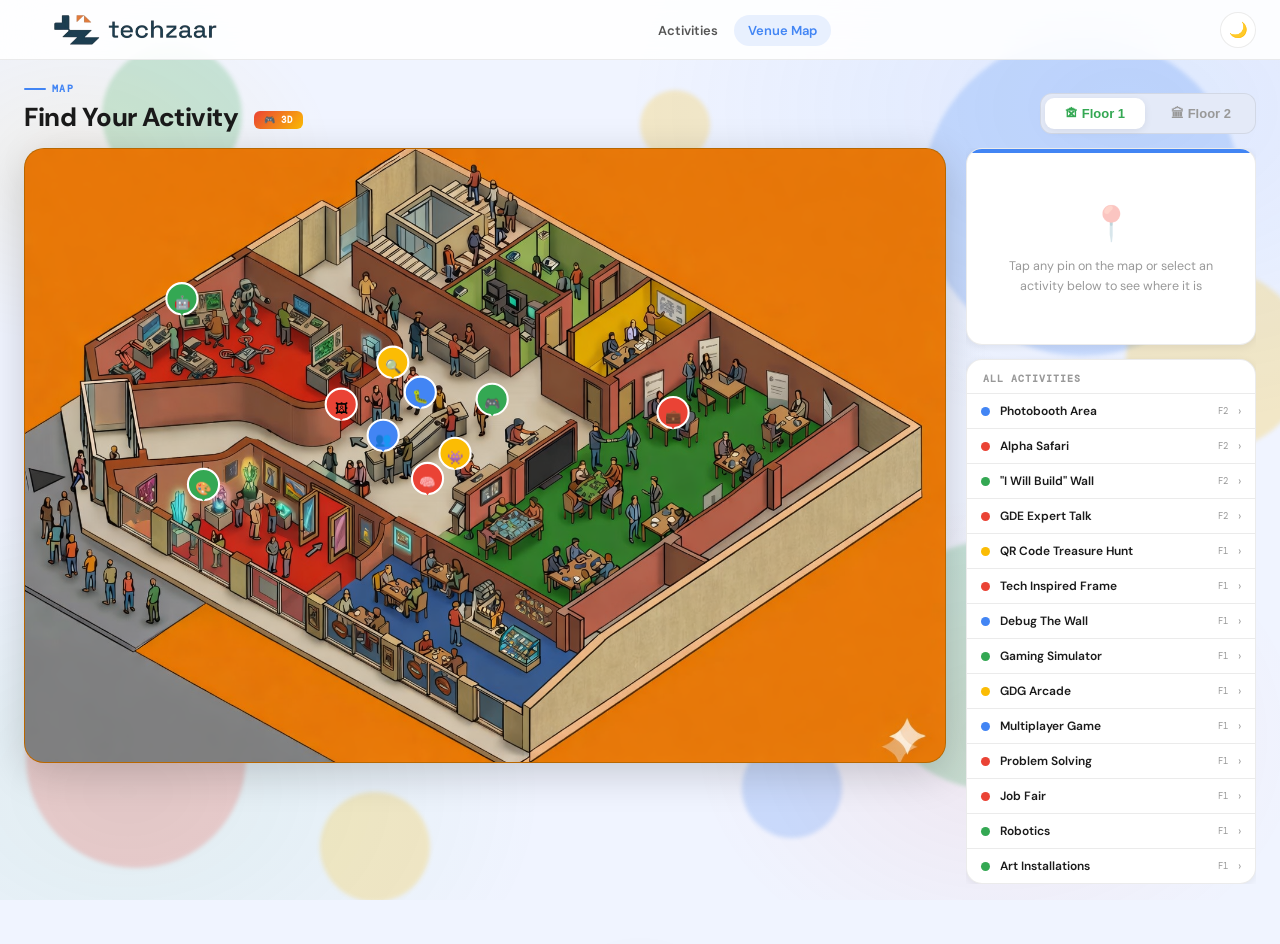
<file: map.html>
<!DOCTYPE html>
<html lang="en">

<head>
    <meta charset="UTF-8">
    <meta name="viewport" content="width=device-width, initial-scale=1.0">
    <title>TechZaar — 3D Venue Map</title>
    <link
        href="https://fonts.googleapis.com/css2?family=DM+Sans:wght@400;500;600;700;800&family=DM+Mono:wght@500;600&display=swap"
        rel="stylesheet">
    <style>
        :root {
            --B: #4285F4;
            --R: #EA4335;
            --Y: #FBBC04;
            --G: #34A853;
            --bg: #f0f4ff;
            --bg2: #e4eaf8;
            --surf: rgba(255, 255, 255, .92);
            --elev: #fff;
            --t1: #1a1a1a;
            --t2: #555;
            --t3: #999;
            --bdr: rgba(0, 0, 0, .08);
            --nav: rgba(255, 255, 255, .88);
            --s1: 0 2px 8px rgba(0, 0, 0, .07);
            --s2: 0 4px 24px rgba(0, 0, 0, .11);
            --s3: 0 10px 40px rgba(0, 0, 0, .18);
        }

        [data-theme=dark] {
            --bg: #0d1117;
            --bg2: #161b22;
            --surf: rgba(22, 27, 34, .96);
            --elev: #1c2128;
            --t1: #e6edf3;
            --t2: #8b949e;
            --t3: #484f58;
            --bdr: rgba(255, 255, 255, .08);
            --nav: rgba(13, 17, 23, .88);
            --s1: 0 2px 8px rgba(0, 0, 0, .4);
            --s2: 0 4px 24px rgba(0, 0, 0, .5);
            --s3: 0 10px 40px rgba(0, 0, 0, .6);
        }

        * {
            margin: 0;
            padding: 0;
            box-sizing: border-box;
        }

        body {
            font-family: 'DM Sans', sans-serif;
            background: var(--bg);
            color: var(--t1);
            -webkit-font-smoothing: antialiased;
            overflow-x: hidden;
            transition: background .35s, color .35s;
            position: relative;
            min-height: 100vh;
        }

        #blob-canvas {
            position: fixed;
            inset: 0;
            z-index: 0;
            pointer-events: none;
            overflow: hidden;
        }

        #blob-canvas::before {
            content: '';
            position: absolute;
            inset: 0;
            background:
                radial-gradient(ellipse 60% 55% at 88% 12%, rgba(66, 133, 244, .11) 0%, transparent 65%),
                radial-gradient(ellipse 50% 50% at 10% 88%, rgba(52, 168, 83, .09) 0%, transparent 65%),
                radial-gradient(ellipse 40% 45% at 78% 82%, rgba(234, 67, 53, .08) 0%, transparent 60%),
                radial-gradient(ellipse 35% 35% at 6% 18%, rgba(251, 188, 4, .08) 0%, transparent 58%),
                radial-gradient(ellipse 45% 40% at 50% 50%, rgba(66, 133, 244, .04) 0%, transparent 70%);
        }

        [data-theme="dark"] #blob-canvas::before {
            background:
                radial-gradient(ellipse 60% 55% at 88% 12%, rgba(66, 133, 244, .17) 0%, transparent 65%),
                radial-gradient(ellipse 50% 50% at 10% 88%, rgba(52, 168, 83, .13) 0%, transparent 65%),
                radial-gradient(ellipse 40% 45% at 78% 82%, rgba(234, 67, 53, .11) 0%, transparent 60%),
                radial-gradient(ellipse 35% 35% at 6% 18%, rgba(251, 188, 4, .11) 0%, transparent 58%),
                radial-gradient(ellipse 45% 40% at 50% 50%, rgba(66, 133, 244, .06) 0%, transparent 70%);
        }

        .blob {
            position: absolute;
            border-radius: 50%;
            opacity: .22;
            filter: blur(2px);
            animation: bfloat ease-in-out infinite;
        }

        [data-theme="dark"] .blob {
            opacity: .20;
        }

        @keyframes bfloat {

            0%,
            100% {
                transform: translateY(0) scale(1);
            }

            33% {
                transform: translateY(-22px) scale(1.04);
            }

            66% {
                transform: translateY(14px) scale(.97);
            }
        }

        /* ═══ NAVBAR ═══ */
        .nav {
            position: fixed;
            top: 0;
            left: 0;
            right: 0;
            z-index: 999;
            height: 60px;
            padding: 0 24px;
            background: var(--nav);
            backdrop-filter: blur(20px);
            -webkit-backdrop-filter: blur(20px);
            border-bottom: 1px solid var(--bdr);
            display: flex;
            align-items: center;
            justify-content: space-between;
            transition: background .3s, border-color .3s;
        }

        .nav-brand {
            display: flex;
            align-items: center;
            gap: 10px;
            text-decoration: none;
        }

        .brand-logo {
            height: 38px;
            width: auto;
            object-fit: contain;
            display: block;
        }

        .logo-dark {
            display: none;
        }

        [data-theme="dark"] .logo-light {
            display: none;
        }

        [data-theme="dark"] .logo-dark {
            display: block;
        }

        .nav-links {
            display: flex;
            align-items: center;
            gap: 2px;
            list-style: none;
        }

        .nav-links a {
            font-size: 13px;
            font-weight: 600;
            color: var(--t2);
            text-decoration: none;
            padding: 7px 14px;
            border-radius: 20px;
            transition: all .18s;
        }

        .nav-links a:hover {
            background: var(--elev);
            color: var(--t1);
        }

        .nav-links a.active {
            background: #E8F0FE;
            color: var(--B);
        }

        [data-theme="dark"] .nav-links a.active {
            background: rgba(66, 133, 244, .18);
        }

        .nav-r {
            display: flex;
            align-items: center;
            gap: 6px;
        }

        .tbtn {
            width: 36px;
            height: 36px;
            border-radius: 50%;
            border: 1px solid var(--bdr);
            background: var(--surf);
            color: var(--t2);
            cursor: pointer;
            font-size: 15px;
            display: flex;
            align-items: center;
            justify-content: center;
            transition: all .18s;
            backdrop-filter: blur(8px);
        }

        .tbtn:hover {
            background: var(--elev);
        }

        .hbg {
            display: none;
            flex-direction: column;
            gap: 4px;
            background: none;
            border: none;
            cursor: pointer;
            padding: 6px;
        }

        .hbg span {
            display: block;
            width: 20px;
            height: 2px;
            background: var(--t1);
            border-radius: 2px;
            transition: all .3s;
        }

        @media (max-width: 620px) {
            .nav-links {
                display: none;
                position: fixed;
                top: 60px;
                left: 0;
                right: 0;
                z-index: 998;
                background: var(--nav);
                backdrop-filter: blur(20px);
                border-bottom: 1px solid var(--bdr);
                flex-direction: column;
                padding: 12px 16px;
                gap: 4px;
            }

            .nav-links.open {
                display: flex;
            }

            .nav-links a {
                width: 100%;
                text-align: center;
            }

            .hbg {
                display: flex;
            }
        }

        /* ═══ PAGE ═══ */
        .page {
            padding-top: 60px;
            position: relative;
            z-index: 1;
        }

        .map-header {
            max-width: 1300px;
            margin: 0 auto;
            padding: 22px 24px 14px;
            display: flex;
            align-items: flex-end;
            justify-content: space-between;
            flex-wrap: wrap;
            gap: 12px;
        }

        .eyebrow {
            font-family: 'DM Mono', monospace;
            font-size: 10px;
            font-weight: 600;
            letter-spacing: .14em;
            text-transform: uppercase;
            color: var(--B);
            display: flex;
            align-items: center;
            gap: 6px;
            margin-bottom: 5px;
        }

        .eyebrow::before {
            content: '';
            width: 22px;
            height: 2px;
            background: var(--B);
            border-radius: 2px;
        }

        h1 {
            font-size: clamp(20px, 3vw, 26px);
            font-weight: 800;
            letter-spacing: -.5px;
        }

        .badge-3d {
            display: inline-flex;
            align-items: center;
            gap: 5px;
            font-family: 'DM Mono', monospace;
            font-size: 9px;
            font-weight: 700;
            letter-spacing: .1em;
            text-transform: uppercase;
            padding: 3px 10px;
            border-radius: 6px;
            background: linear-gradient(135deg, #EA4335, #FBBC04);
            color: white;
            margin-left: 10px;
            vertical-align: middle;
        }

        .floor-tabs {
            display: flex;
            gap: 6px;
            background: var(--bg2);
            border-radius: 12px;
            padding: 4px;
            border: 1px solid var(--bdr);
        }

        .ftab {
            padding: 8px 20px;
            border-radius: 9px;
            font-size: 13px;
            font-weight: 700;
            cursor: pointer;
            border: none;
            background: transparent;
            color: var(--t3);
            transition: all .22s;
        }

        .ftab.active {
            background: var(--elev);
            color: var(--t1);
            box-shadow: var(--s1);
        }

        .ftab.f1.active {
            color: var(--G);
        }

        .ftab.f2.active {
            color: var(--B);
        }

        /* ═══ MAP LAYOUT — map left, sidebar right ═══ */
        .map-layout {
            max-width: 1300px;
            margin: 0 auto;
            padding: 0 24px 60px;
            display: grid;
            grid-template-columns: 1fr 290px;
            gap: 20px;
            align-items: start;
        }

        .map-wrap {
            border-radius: 20px;
            border: 1.5px solid var(--bdr);
            box-shadow: var(--s3);
            overflow: hidden;
            background: #c87000;
        }

        .map-floor {
            display: none;
        }

        .map-floor.on {
            display: block;
        }

        .map-inner {
            position: relative;
            display: block;
            line-height: 0;
        }

        .map-img {
            width: 100%;
            height: auto;
            display: block;
        }

        .pin-overlay {
            position: absolute;
            top: 0;
            left: 0;
            width: 100%;
            height: 100%;
            pointer-events: none;
        }

        .pin {
            pointer-events: all;
            cursor: pointer;
        }

        .pin .ph {
            transition: transform .18s cubic-bezier(.34, 1.56, .64, 1), filter .2s;
            transform-origin: center center;
            transform-box: fill-box;
        }

        .pin:hover .ph {
            transform: scale(1.2) translateY(-3px);
            filter: brightness(1.1);
        }

        .pin.lit .ph {
            animation: pglow .8s ease infinite;
            transform-origin: center center;
            transform-box: fill-box;
        }

        .pin.lit .pr {
            animation: pring 1.1s ease-out infinite;
        }

        @keyframes pglow {

            0%,
            100% {
                filter: drop-shadow(0 0 5px var(--c)) drop-shadow(0 2px 8px rgba(0, 0, 0, .35));
            }

            50% {
                filter: drop-shadow(0 0 18px var(--c)) drop-shadow(0 0 7px white) drop-shadow(0 4px 12px rgba(0, 0, 0, .4));
            }
        }

        @keyframes pring {
            0% {
                r: 13;
                opacity: .75;
                stroke-width: 3;
            }

            100% {
                r: 32;
                opacity: 0;
                stroke-width: 1;
            }
        }

        .pin .plabel {
            display: none;
        }

        .pin.lit .plabel {
            display: block;
        }

        .pin:hover .plabel {
            display: block;
        }

        /* ═══ SIDEBAR ═══ */
        .sidebar {
            display: flex;
            flex-direction: column;
            gap: 14px;
            position: sticky;
            top: 72px;
            max-height: calc(100vh - 90px);
            overflow-y: auto;
        }

        /* Hide scrollbar but allow scroll */
        .sidebar::-webkit-scrollbar {
            width: 4px;
        }

        .sidebar::-webkit-scrollbar-track {
            background: transparent;
        }

        .sidebar::-webkit-scrollbar-thumb {
            background: var(--bdr);
            border-radius: 4px;
        }

        .info-card {
            background: var(--elev);
            border-radius: 16px;
            border: 1.5px solid var(--bdr);
            box-shadow: var(--s1);
            overflow: hidden;
            flex-shrink: 0;
        }

        .info-bar {
            height: 4px;
            background: var(--B);
            transition: background .35s;
        }

        .info-body {
            padding: 18px;
        }

        .info-empty {
            display: flex;
            flex-direction: column;
            align-items: center;
            gap: 10px;
            padding: 30px 16px;
            text-align: center;
            color: var(--t3);
        }

        .info-empty-ico {
            font-size: 34px;
            opacity: .3;
        }

        .info-empty-txt {
            font-size: 12.5px;
            line-height: 1.6;
        }

        .info-detail {
            display: none;
        }

        .info-detail.on {
            display: block;
        }

        .info-floor {
            display: inline-block;
            font-family: 'DM Mono', monospace;
            font-size: 9px;
            font-weight: 600;
            letter-spacing: .1em;
            text-transform: uppercase;
            padding: 3px 9px;
            border-radius: 5px;
            margin-bottom: 10px;
        }

        .info-ico {
            font-size: 28px;
            display: block;
            margin-bottom: 8px;
        }

        .info-name {
            font-size: 15px;
            font-weight: 800;
            letter-spacing: -.3px;
            margin-bottom: 6px;
        }

        .info-desc {
            font-size: 12px;
            line-height: 1.65;
            color: var(--t2);
            margin-bottom: 13px;
        }

        .info-loc {
            display: flex;
            align-items: flex-start;
            gap: 8px;
            background: var(--bg2);
            border-radius: 9px;
            padding: 9px 12px;
            font-size: 12px;
            font-weight: 600;
        }

        .info-tag {
            display: inline-flex;
            align-items: center;
            gap: 4px;
            font-family: 'DM Mono', monospace;
            font-size: 9px;
            font-weight: 600;
            letter-spacing: .05em;
            text-transform: uppercase;
            padding: 4px 9px;
            border-radius: 6px;
            margin-top: 10px;
        }

        .act-list {
            background: var(--elev);
            border-radius: 16px;
            border: 1.5px solid var(--bdr);
            box-shadow: var(--s1);
            overflow: hidden;
            flex-shrink: 0;
        }

        .list-hdr {
            padding: 12px 16px 8px;
            font-size: 10px;
            font-weight: 700;
            color: var(--t3);
            text-transform: uppercase;
            letter-spacing: .1em;
            border-bottom: 1px solid var(--bdr);
            font-family: 'DM Mono', monospace;
        }

        .li {
            display: flex;
            align-items: center;
            gap: 10px;
            padding: 9px 14px;
            cursor: pointer;
            border-bottom: 1px solid var(--bdr);
            transition: background .15s;
        }

        .li:last-child {
            border-bottom: none;
        }

        .li:hover {
            background: var(--bg2);
        }

        .li.on {
            background: color-mix(in srgb, var(--lc) 10%, transparent);
        }

        .li-dot {
            width: 9px;
            height: 9px;
            border-radius: 50%;
            background: var(--lc);
            flex-shrink: 0;
        }

        .li-name {
            font-size: 12px;
            font-weight: 600;
            flex: 1;
        }

        .li-fl {
            font-family: 'DM Mono', monospace;
            font-size: 9px;
            color: var(--t3);
        }

        .li-arr {
            font-size: 12px;
            color: var(--t3);
        }

        /* ═══ TOAST ═══ */
        .toast {
            position: fixed;
            bottom: 24px;
            left: 50%;
            transform: translateX(-50%) translateY(120px);
            background: var(--t1);
            color: var(--bg);
            border-radius: 50px;
            padding: 11px 22px;
            font-size: 13px;
            font-weight: 700;
            box-shadow: var(--s3);
            z-index: 300;
            transition: transform .4s cubic-bezier(.34, 1.56, .64, 1);
            display: flex;
            align-items: center;
            gap: 10px;
            white-space: nowrap;
            max-width: 90vw;
        }

        .toast.on {
            transform: translateX(-50%) translateY(0);
        }

        .toast-dot {
            width: 8px;
            height: 8px;
            border-radius: 50%;
        }

        /* ═══ RESPONSIVE ═══ */
        @media(max-width:1000px) {
            .map-layout {
                grid-template-columns: 1fr;
            }

            .sidebar {
                position: static;
                max-height: none;
                overflow-y: visible;
                flex-direction: row;
                flex-wrap: wrap;
            }

            .info-card,
            .act-list {
                flex: 1;
                min-width: 260px;
            }
        }

        @media(max-width:560px) {

            .map-header,
            .map-layout {
                padding-left: 14px;
                padding-right: 14px;
            }
        }
    </style>
</head>

<body>
    <!-- ══════ FULL-PAGE BLOB LAYER ══════ -->
    <div id="blob-canvas">
        <div class="blob" style="width:320px;height:320px;background:#4285F4;top:4%;left:72%;animation-duration:10s;">
        </div>
        <div class="blob"
            style="width:160px;height:160px;background:#4285F4;top:55%;left:12%;animation-duration:13s;animation-delay:-6s;">
        </div>
        <div class="blob"
            style="width:100px;height:100px;background:#4285F4;top:82%;left:58%;animation-duration:17s;animation-delay:-4s;">
        </div>
        <div class="blob"
            style="width:220px;height:220px;background:#EA4335;top:72%;left:2%;animation-duration:12s;animation-delay:-3s;">
        </div>
        <div class="blob"
            style="width:120px;height:120px;background:#EA4335;top:18%;left:30%;animation-duration:15s;animation-delay:-8s;">
        </div>
        <div class="blob"
            style="width:80px;height:80px;background:#EA4335;top:45%;left:85%;animation-duration:18s;animation-delay:-10s;">
        </div>
        <div class="blob"
            style="width:180px;height:180px;background:#FBBC04;top:30%;left:88%;animation-duration:11s;animation-delay:-5s;">
        </div>
        <div class="blob"
            style="width:110px;height:110px;background:#FBBC04;top:88%;left:25%;animation-duration:14s;animation-delay:-2s;">
        </div>
        <div class="blob"
            style="width:70px;height:70px;background:#FBBC04;top:10%;left:50%;animation-duration:19s;animation-delay:-11s;">
        </div>
        <div class="blob"
            style="width:250px;height:250px;background:#34A853;top:60%;left:68%;animation-duration:9s;animation-delay:-7s;">
        </div>
        <div class="blob"
            style="width:140px;height:140px;background:#34A853;top:5%;left:8%;animation-duration:16s;animation-delay:-1s;">
        </div>
        <div class="blob"
            style="width:90px;height:90px;background:#34A853;top:40%;left:42%;animation-duration:20s;animation-delay:-13s;">
        </div>
    </div>

    <!-- ══════ NAVBAR ══════ -->
    <nav class="nav">
        <a href="index.html" class="nav-brand" aria-label="TechZaar Home">
            <img src="assets/images/techzaar.png" alt="TechZaar Logo" class="brand-logo logo-light" />
            <img src="assets/images/techzaar-dark.png" alt="TechZaar Logo" class="brand-logo logo-dark" />
        </a>
        <ul class="nav-links" id="navLinks">
            <li><a href="index.html">Activities</a></li>
            <li><a href="map.html" class="active">Venue Map</a></li>
        </ul>
        <div class="nav-r">
            <button class="tbtn" id="themeToggle" aria-label="Toggle theme">🌙</button>
            <button class="hbg" id="hbg" aria-label="Menu">
                <span></span><span></span><span></span>
            </button>
        </div>
    </nav>

    <!-- ══════ PAGE ══════ -->
    <div class="page">
        <div class="map-header">
            <div>
                <div class="eyebrow">Map</div>
                <h1>Find Your Activity <span class="badge-3d">&#127918; 3D</span></h1>
            </div>
            <div class="floor-tabs">
                <button class="ftab f1 active" onclick="switchFloor(1)">&#127962; Floor 1</button>
                <button class="ftab f2" onclick="switchFloor(2)">&#127963; Floor 2</button>
            </div>
        </div>

        <div class="map-layout">

            <!-- ══ MAP ══ -->
            <div class="map-wrap">

                <!-- Floor 1 -->
                <div class="map-floor on" id="fl1">
                    <div class="map-inner">
                        <img class="map-img" src="assets/images/Iso-f1.png" alt="Floor 1 3D Map" draggable="false">
                        <svg class="pin-overlay" viewBox="0 0 1536 1024" xmlns="http://www.w3.org/2000/svg"
                            font-family="DM Sans,sans-serif">

                            <!-- Robotics -->
                            <g class="pin" id="pin-robotics" style="--c:#34A853" onclick="pick('robotics')">
                                <circle class="pr" cx="262" cy="278" r="0" fill="none" stroke="#34A853"
                                    stroke-width="3" />
                                <g class="ph">
                                    <circle cx="262" cy="250" r="26" fill="#34A853" stroke="white" stroke-width="3.5" />
                                    <polygon points="262,278 248,258 276,258" fill="#34A853" />
                                    <text x="262" y="259" text-anchor="middle" dominant-baseline="middle"
                                        font-size="22">&#129302;</text>
                                </g>
                                <g class="plabel">
                                    <rect x="212" y="284" width="100" height="20" rx="7" fill="rgba(0,0,0,.85)" />
                                    <text x="262" y="297" text-anchor="middle" font-size="11" fill="white"
                                        font-weight="700">Robotics</text>
                                </g>
                            </g>

                            <!-- QR Hunt -->
                            <g class="pin" id="pin-qr-hunt" style="--c:#FBBC04" onclick="pick('qr-hunt')">
                                <circle class="pr" cx="614" cy="384" r="0" fill="none" stroke="#FBBC04"
                                    stroke-width="3" />
                                <g class="ph">
                                    <circle cx="614" cy="356" r="26" fill="#FBBC04" stroke="white" stroke-width="3.5" />
                                    <polygon points="614,384 600,364 628,364" fill="#FBBC04" />
                                    <text x="614" y="365" text-anchor="middle" dominant-baseline="middle"
                                        font-size="22">&#128269;</text>
                                </g>
                                <g class="plabel">
                                    <rect x="561" y="390" width="106" height="20" rx="7" fill="rgba(0,0,0,.85)" />
                                    <text x="614" y="403" text-anchor="middle" font-size="11" fill="white"
                                        font-weight="700">QR Hunt</text>
                                </g>
                            </g>

                            <!-- Tech Frame -->
                            <g class="pin" id="pin-tech-frame" style="--c:#EA4335" onclick="pick('tech-frame')">
                                <circle class="pr" cx="528" cy="454" r="0" fill="none" stroke="#EA4335"
                                    stroke-width="3" />
                                <g class="ph">
                                    <circle cx="528" cy="426" r="26" fill="#EA4335" stroke="white" stroke-width="3.5" />
                                    <polygon points="528,454 514,434 542,434" fill="#EA4335" />
                                    <text x="528" y="435" text-anchor="middle" dominant-baseline="middle"
                                        font-size="22">&#128444;</text>
                                </g>
                                <g class="plabel">
                                    <rect x="464" y="460" width="128" height="20" rx="7" fill="rgba(0,0,0,.85)" />
                                    <text x="528" y="473" text-anchor="middle" font-size="11" fill="white"
                                        font-weight="700">Tech Frame</text>
                                </g>
                            </g>

                            <!-- Debug Wall -->
                            <g class="pin" id="pin-debug-wall" style="--c:#4285F4" onclick="pick('debug-wall')">
                                <circle class="pr" cx="660" cy="434" r="0" fill="none" stroke="#4285F4"
                                    stroke-width="3" />
                                <g class="ph">
                                    <circle cx="660" cy="406" r="26" fill="#4285F4" stroke="white" stroke-width="3.5" />
                                    <polygon points="660,434 646,414 674,414" fill="#4285F4" />
                                    <text x="660" y="415" text-anchor="middle" dominant-baseline="middle"
                                        font-size="22">&#128027;</text>
                                </g>
                                <g class="plabel">
                                    <rect x="596" y="440" width="128" height="20" rx="7" fill="rgba(0,0,0,.85)" />
                                    <text x="660" y="453" text-anchor="middle" font-size="11" fill="white"
                                        font-weight="700">Debug Wall</text>
                                </g>
                            </g>

                            <!-- Gaming Sim -->
                            <g class="pin" id="pin-gaming" style="--c:#34A853" onclick="pick('gaming')">
                                <circle class="pr" cx="780" cy="446" r="0" fill="none" stroke="#34A853"
                                    stroke-width="3" />
                                <g class="ph">
                                    <circle cx="780" cy="418" r="26" fill="#34A853" stroke="white" stroke-width="3.5" />
                                    <polygon points="780,446 766,426 794,426" fill="#34A853" />
                                    <text x="780" y="427" text-anchor="middle" dominant-baseline="middle"
                                        font-size="22">&#127918;</text>
                                </g>
                                <g class="plabel">
                                    <rect x="710" y="452" width="140" height="20" rx="7" fill="rgba(0,0,0,.85)" />
                                    <text x="780" y="465" text-anchor="middle" font-size="11" fill="white"
                                        font-weight="700">Gaming Sim</text>
                                </g>
                            </g>

                            <!-- Multiplayer -->
                            <g class="pin" id="pin-multiplayer" style="--c:#4285F4" onclick="pick('multiplayer')">
                                <circle class="pr" cx="598" cy="506" r="0" fill="none" stroke="#4285F4"
                                    stroke-width="3" />
                                <g class="ph">
                                    <circle cx="598" cy="478" r="26" fill="#4285F4" stroke="white" stroke-width="3.5" />
                                    <polygon points="598,506 584,486 612,486" fill="#4285F4" />
                                    <text x="598" y="487" text-anchor="middle" dominant-baseline="middle"
                                        font-size="22">&#128101;</text>
                                </g>
                                <g class="plabel">
                                    <rect x="534" y="512" width="128" height="20" rx="7" fill="rgba(0,0,0,.85)" />
                                    <text x="598" y="525" text-anchor="middle" font-size="11" fill="white"
                                        font-weight="700">Multiplayer</text>
                                </g>
                            </g>

                            <!-- GDG Arcade -->
                            <g class="pin" id="pin-gdg-arcade" style="--c:#FBBC04" onclick="pick('gdg-arcade')">
                                <circle class="pr" cx="718" cy="536" r="0" fill="none" stroke="#FBBC04"
                                    stroke-width="3" />
                                <g class="ph">
                                    <circle cx="718" cy="508" r="26" fill="#FBBC04" stroke="white" stroke-width="3.5" />
                                    <polygon points="718,536 704,516 732,516" fill="#FBBC04" />
                                    <text x="718" y="517" text-anchor="middle" dominant-baseline="middle"
                                        font-size="22">&#128126;</text>
                                </g>
                                <g class="plabel">
                                    <rect x="652" y="542" width="132" height="20" rx="7" fill="rgba(0,0,0,.85)" />
                                    <text x="718" y="555" text-anchor="middle" font-size="11" fill="white"
                                        font-weight="700">GDG Arcade</text>
                                </g>
                            </g>

                            <!-- Problem Solving -->
                            <g class="pin" id="pin-problem-solving" style="--c:#EA4335"
                                onclick="pick('problem-solving')">
                                <circle class="pr" cx="672" cy="578" r="0" fill="none" stroke="#EA4335"
                                    stroke-width="3" />
                                <g class="ph">
                                    <circle cx="672" cy="550" r="26" fill="#EA4335" stroke="white" stroke-width="3.5" />
                                    <polygon points="672,578 658,558 686,558" fill="#EA4335" />
                                    <text x="672" y="559" text-anchor="middle" dominant-baseline="middle"
                                        font-size="22">&#129504;</text>
                                </g>
                                <g class="plabel">
                                    <rect x="602" y="584" width="140" height="20" rx="7" fill="rgba(0,0,0,.85)" />
                                    <text x="672" y="597" text-anchor="middle" font-size="11" fill="white"
                                        font-weight="700">Problem Solving</text>
                                </g>
                            </g>

                            <!-- Art Installations -->
                            <g class="pin" id="pin-art" style="--c:#34A853" onclick="pick('art')">
                                <circle class="pr" cx="298" cy="588" r="0" fill="none" stroke="#34A853"
                                    stroke-width="3" />
                                <g class="ph">
                                    <circle cx="298" cy="560" r="26" fill="#34A853" stroke="white" stroke-width="3.5" />
                                    <polygon points="298,588 284,568 312,568" fill="#34A853" />
                                    <text x="298" y="569" text-anchor="middle" dominant-baseline="middle"
                                        font-size="22">&#127912;</text>
                                </g>
                                <g class="plabel">
                                    <rect x="223" y="594" width="150" height="20" rx="7" fill="rgba(0,0,0,.85)" />
                                    <text x="298" y="607" text-anchor="middle" font-size="11" fill="white"
                                        font-weight="700">Art Installations</text>
                                </g>
                            </g>

                            <!-- Job Fair -->
                            <g class="pin" id="pin-job-fair" style="--c:#EA4335" onclick="pick('job-fair')">
                                <circle class="pr" cx="1082" cy="468" r="0" fill="none" stroke="#EA4335"
                                    stroke-width="3" />
                                <g class="ph">
                                    <circle cx="1082" cy="440" r="26" fill="#EA4335" stroke="white"
                                        stroke-width="3.5" />
                                    <polygon points="1082,468 1068,448 1096,448" fill="#EA4335" />
                                    <text x="1082" y="449" text-anchor="middle" dominant-baseline="middle"
                                        font-size="22">&#128188;</text>
                                </g>
                                <g class="plabel">
                                    <rect x="1032" y="474" width="100" height="20" rx="7" fill="rgba(0,0,0,.85)" />
                                    <text x="1082" y="487" text-anchor="middle" font-size="11" fill="white"
                                        font-weight="700">Job Fair</text>
                                </g>
                            </g>

                        </svg>
                    </div>
                </div>

                <!-- Floor 2 -->
                <div class="map-floor" id="fl2">
                    <div class="map-inner">
                        <img class="map-img" src="assets/images/Iso-f2.png" alt="Floor 2 3D Map" draggable="false">
                        <svg class="pin-overlay" viewBox="0 0 1536 1024" xmlns="http://www.w3.org/2000/svg"
                            font-family="DM Sans,sans-serif">

                            <!-- GDE Expert Talk -->
                            <g class="pin" id="pin-gde-talk" style="--c:#EA4335" onclick="pick('gde-talk')">
                                <circle class="pr" cx="970" cy="280" r="0" fill="none" stroke="#EA4335"
                                    stroke-width="3" />
                                <g class="ph">
                                    <circle cx="970" cy="252" r="26" fill="#EA4335" stroke="white" stroke-width="3.5" />
                                    <polygon points="970,280 956,260 984,260" fill="#EA4335" />
                                    <text x="970" y="261" text-anchor="middle" dominant-baseline="middle"
                                        font-size="22">&#127897;</text>
                                </g>
                                <g class="plabel">
                                    <rect x="908" y="286" width="124" height="20" rx="7" fill="rgba(0,0,0,.85)" />
                                    <text x="970" y="299" text-anchor="middle" font-size="11" fill="white"
                                        font-weight="700">GDE Expert Talk</text>
                                </g>
                            </g>

                            <!-- Photobooth -->
                            <g class="pin" id="pin-photobooth" style="--c:#FBBC04" onclick="pick('photobooth')">
                                <circle class="pr" cx="860" cy="860" r="0" fill="none" stroke="#FBBC04"
                                    stroke-width="3" />
                                <g class="ph">
                                    <circle cx="860" cy="832" r="26" fill="#FBBC04" stroke="white" stroke-width="3.5" />
                                    <polygon points="860,860 846,840 874,840" fill="#FBBC04" />
                                    <text x="860" y="841" text-anchor="middle" dominant-baseline="middle"
                                        font-size="22">&#128248;</text>
                                </g>
                                <g class="plabel">
                                    <rect x="805" y="866" width="110" height="20" rx="7" fill="rgba(0,0,0,.85)" />
                                    <text x="860" y="879" text-anchor="middle" font-size="11" fill="white"
                                        font-weight="700">Photobooth</text>
                                </g>
                            </g>

                            <!-- "I Will Build" Wall -->
                            <g class="pin" id="pin-build-wall" style="--c:#4285F4" onclick="pick('build-wall')">
                                <circle class="pr" cx="730" cy="760" r="0" fill="none" stroke="#4285F4"
                                    stroke-width="3" />
                                <g class="ph">
                                    <circle cx="730" cy="732" r="26" fill="#4285F4" stroke="white" stroke-width="3.5" />
                                    <polygon points="730,760 716,740 744,740" fill="#4285F4" />
                                    <text x="730" y="741" text-anchor="middle" dominant-baseline="middle"
                                        font-size="22">&#129521;</text>
                                </g>
                                <g class="plabel">
                                    <rect x="666" y="766" width="128" height="20" rx="7" fill="rgba(0,0,0,.85)" />
                                    <text x="730" y="779" text-anchor="middle" font-size="11" fill="white"
                                        font-weight="700">"I Will Build" Wall</text>
                                </g>
                            </g>

                            <!-- Alpha Safari -->
                            <g class="pin" id="pin-alpha-safari" style="--c:#EA4335" onclick="pick('alpha-safari')">
                                <circle class="pr" cx="550" cy="700" r="0" fill="none" stroke="#EA4335"
                                    stroke-width="3" />
                                <g class="ph">
                                    <circle cx="550" cy="672" r="26" fill="#EA4335" stroke="white" stroke-width="3.5" />
                                    <polygon points="550,700 536,680 564,680" fill="#EA4335" />
                                    <text x="550" y="681" text-anchor="middle" dominant-baseline="middle"
                                        font-size="22">&#129432;</text>
                                </g>
                                <g class="plabel">
                                    <rect x="488" y="706" width="124" height="20" rx="7" fill="rgba(0,0,0,.85)" />
                                    <text x="550" y="719" text-anchor="middle" font-size="11" fill="white"
                                        font-weight="700">Alpha Safari</text>
                                </g>
                            </g>

                        </svg>
                    </div>
                </div>

            </div><!-- /.map-wrap -->

            <!-- ══ SIDEBAR — sibling of map-wrap, appears in right column ══ -->
            <div class="sidebar">
                <div class="info-card">
                    <div class="info-bar" id="infoBar"></div>
                    <div class="info-body">
                        <div class="info-empty" id="infoEmpty">
                            <div class="info-empty-ico">&#128205;</div>
                            <div class="info-empty-txt">Tap any pin on the map or select an activity below to see where
                                it is</div>
                        </div>
                        <div class="info-detail" id="infoDetail">
                            <span class="info-floor" id="infoFloor"></span>
                            <span class="info-ico" id="infoIco"></span>
                            <div class="info-name" id="infoName"></div>
                            <div class="info-desc" id="infoDesc"></div>
                            <div class="info-loc">&#128205; <span id="infoLoc"></span></div>
                            <span class="info-tag" id="infoTag"></span>
                        </div>
                    </div>
                </div>

                <div class="act-list">
                    <div class="list-hdr">All Activities</div>
                    <div class="li" style="--lc:#4285F4" data-a="photobooth" onclick="pick('photobooth')">
                        <div class="li-dot"></div><span class="li-name">Photobooth Area</span><span
                            class="li-fl">F2</span><span class="li-arr">&#8250;</span>
                    </div>
                    <div class="li" style="--lc:#EA4335" data-a="alpha-safari" onclick="pick('alpha-safari')">
                        <div class="li-dot"></div><span class="li-name">Alpha Safari</span><span
                            class="li-fl">F2</span><span class="li-arr">&#8250;</span>
                    </div>
                    <div class="li" style="--lc:#34A853" data-a="build-wall" onclick="pick('build-wall')">
                        <div class="li-dot"></div><span class="li-name">"I Will Build" Wall</span><span
                            class="li-fl">F2</span><span class="li-arr">&#8250;</span>
                    </div>
                    <div class="li" style="--lc:#EA4335" data-a="gde-talk" onclick="pick('gde-talk')">
                        <div class="li-dot"></div><span class="li-name">GDE Expert Talk</span><span
                            class="li-fl">F2</span><span class="li-arr">&#8250;</span>
                    </div>
                    <div class="li" style="--lc:#FBBC04" data-a="qr-hunt" onclick="pick('qr-hunt')">
                        <div class="li-dot"></div><span class="li-name">QR Code Treasure Hunt</span><span
                            class="li-fl">F1</span><span class="li-arr">&#8250;</span>
                    </div>
                    <div class="li" style="--lc:#EA4335" data-a="tech-frame" onclick="pick('tech-frame')">
                        <div class="li-dot"></div><span class="li-name">Tech Inspired Frame</span><span
                            class="li-fl">F1</span><span class="li-arr">&#8250;</span>
                    </div>
                    <div class="li" style="--lc:#4285F4" data-a="debug-wall" onclick="pick('debug-wall')">
                        <div class="li-dot"></div><span class="li-name">Debug The Wall</span><span
                            class="li-fl">F1</span><span class="li-arr">&#8250;</span>
                    </div>
                    <div class="li" style="--lc:#34A853" data-a="gaming" onclick="pick('gaming')">
                        <div class="li-dot"></div><span class="li-name">Gaming Simulator</span><span
                            class="li-fl">F1</span><span class="li-arr">&#8250;</span>
                    </div>
                    <div class="li" style="--lc:#FBBC04" data-a="gdg-arcade" onclick="pick('gdg-arcade')">
                        <div class="li-dot"></div><span class="li-name">GDG Arcade</span><span
                            class="li-fl">F1</span><span class="li-arr">&#8250;</span>
                    </div>
                    <div class="li" style="--lc:#4285F4" data-a="multiplayer" onclick="pick('multiplayer')">
                        <div class="li-dot"></div><span class="li-name">Multiplayer Game</span><span
                            class="li-fl">F1</span><span class="li-arr">&#8250;</span>
                    </div>
                    <div class="li" style="--lc:#EA4335" data-a="problem-solving" onclick="pick('problem-solving')">
                        <div class="li-dot"></div><span class="li-name">Problem Solving</span><span
                            class="li-fl">F1</span><span class="li-arr">&#8250;</span>
                    </div>
                    <div class="li" style="--lc:#EA4335" data-a="job-fair" onclick="pick('job-fair')">
                        <div class="li-dot"></div><span class="li-name">Job Fair</span><span
                            class="li-fl">F1</span><span class="li-arr">&#8250;</span>
                    </div>
                    <div class="li" style="--lc:#34A853" data-a="robotics" onclick="pick('robotics')">
                        <div class="li-dot"></div><span class="li-name">Robotics</span><span
                            class="li-fl">F1</span><span class="li-arr">&#8250;</span>
                    </div>
                    <div class="li" style="--lc:#34A853" data-a="art" onclick="pick('art')">
                        <div class="li-dot"></div><span class="li-name">Art Installations</span><span
                            class="li-fl">F1</span><span class="li-arr">&#8250;</span>
                    </div>
                </div>
            </div><!-- /.sidebar -->

        </div><!-- /.map-layout -->

    </div><!-- /.page -->

    <div class="toast" id="toast"><span class="toast-dot" id="tDot"></span><span id="tTxt"></span></div>

    <script>
        const DATA = {
            photobooth: { name: 'Photobooth Area', ico: '📸', floor: 2, loc: 'Floor 2 · Right Side Room', color: '#FBBC04', desc: 'Google-themed photo zone with Gemini prompt & Search bar frames. Strike a pose!', tag: '📱 Social Media' },
            'build-wall': { name: '"I Will Build ___" Wall', ico: '🧱', floor: 2, loc: 'Roof Garden · Left Side', color: '#34A853', desc: 'Complete the sentence on a giant sticky-note board. Be part of the wall of dreams.', tag: '✍️ Interactive' },
            'gde-talk': { name: 'GDE Expert Talk', ico: '🎙️', floor: 2, loc: 'Meeting Room · Floor 2', color: '#EA4335', desc: 'Live virtual session with a Google Developer Expert recognized worldwide.', tag: '🌍 Live Virtual Talk' },
            'qr-hunt': { name: 'QR Code Treasure Hunt', ico: '🔍', floor: 1, loc: 'GDG Hub · Lobby Area', color: '#FBBC04', desc: 'QR codes are hidden all over the venue. Collect them all to win raffle prizes!', tag: '🎁 Raffle Prizes' },
            'tech-frame': { name: 'Tech Inspired Frame', ico: '🖼️', floor: 1, loc: 'GDG Hub · Lobby Entry', color: '#EA4335', desc: 'Step inside a giant frame styled like a Gemini prompt or Google Search bar.', tag: '📷 Photo Op' },
            'debug-wall': { name: 'Debug The Wall', ico: '🐛', floor: 1, loc: 'GDG Hub · Center Wall', color: '#4285F4', desc: 'A 1.5×1.5m printout of code hides exactly one bug. Can you find it?', tag: '💻 Dev Challenge' },
            gaming: { name: 'Gaming Simulator', ico: '🎮', floor: 1, loc: 'Center · Big Screen Area', color: '#34A853', desc: 'Dedicated TV gaming zone. Pick up a controller and compete in friendly rounds.', tag: '🕹️ Entertainment' },
            'gdg-arcade': { name: 'GDG Arcade', ico: '👾', floor: 1, loc: 'Center · Tabletop Area', color: '#FBBC04', desc: 'Original mini-games built by the GDG OC LIMU team. Exclusively for TechZaar.', tag: '🎲 GDG-Built' },
            multiplayer: { name: 'Multiplayer Game', ico: '👥', floor: 1, loc: 'GDG Hub · Lobby Connector', color: '#4285F4', desc: 'Join from your phone and compete live on the big screen with everyone.', tag: '📲 Phone-Join' },
            'problem-solving': { name: 'Problem Solving Competition', ico: '🧠', floor: 1, loc: 'Robotics Zone · Left Wing', color: '#EA4335', desc: 'Test your logic and coding skills live against the Benghazi tech community.', tag: '⚡ Competition' },
            'alpha-safari': { name: 'Alpha Safari', ico: '🦁', floor: 2, loc: 'White Corridor · Lower Left', color: '#EA4335', desc: 'An immersive cultural tech safari experience. Explore the intersection of African heritage and modern technology.', tag: '🌍 Cultural Tech' },
            'job-fair': { name: 'Job Fair', ico: '💼', floor: 1, loc: 'Green Room · Right Side', color: '#EA4335', desc: 'Connect with top tech companies and recruiters. Bring your CV and explore opportunities.', tag: '🏢 Careers' },
            robotics: { name: 'Robotics', ico: '🤖', floor: 1, loc: 'Robotics Zone · Red Room', color: '#34A853', desc: 'Explore robotics demos, autonomous systems and hands-on builds by the LIMU tech club.', tag: '⚙️ Tech Demo' },
            art: { name: 'Art Installations', ico: '🎨', floor: 1, loc: 'Art Zone · Lower Left Room', color: '#34A853', desc: 'Glowing sculptures, multi-screen exhibits, and digital canvases. Immersive tech-art fusion.', tag: '🎨 Immersive' },
        };

        function switchFloor(n) {
            document.getElementById('fl1').classList.toggle('on', n === 1);
            document.getElementById('fl2').classList.toggle('on', n === 2);
            document.querySelectorAll('.ftab').forEach((t, i) => t.classList.toggle('active', i === n - 1));
        }

        function pick(id) {
            const a = DATA[id]; if (!a) return;
            switchFloor(a.floor);
            document.querySelectorAll('.pin').forEach(p => p.classList.remove('lit'));
            document.querySelectorAll('.li').forEach(l => l.classList.remove('on'));
            const pin = document.getElementById('pin-' + id);
            if (pin) pin.classList.add('lit');
            const li = document.querySelector('.li[data-a="' + id + '"]');
            if (li) { li.classList.add('on'); li.scrollIntoView({ behavior: 'smooth', block: 'nearest' }); }
            document.getElementById('infoEmpty').style.display = 'none';
            document.getElementById('infoDetail').classList.add('on');
            document.getElementById('infoBar').style.background = a.color;
            const fb = document.getElementById('infoFloor');
            fb.textContent = 'Floor ' + a.floor; fb.style.background = a.color + '22'; fb.style.color = a.color;
            document.getElementById('infoIco').textContent = a.ico;
            document.getElementById('infoName').textContent = a.name;
            document.getElementById('infoDesc').textContent = a.desc;
            document.getElementById('infoLoc').textContent = a.loc;
            const tag = document.getElementById('infoTag');
            tag.textContent = a.tag; tag.style.background = a.color + '18'; tag.style.color = a.color;
            const toast = document.getElementById('toast');
            document.getElementById('tDot').style.background = a.color;
            document.getElementById('tTxt').textContent = a.ico + ' ' + a.name + ' · Floor ' + a.floor;
            toast.classList.add('on');
            clearTimeout(window._tt);
            window._tt = setTimeout(() => toast.classList.remove('on'), 3200);
        }

        window.addEventListener('DOMContentLoaded', () => {
            const act = new URLSearchParams(location.search).get('activity');
            if (act && DATA[act]) setTimeout(() => pick(act), 250);
        });

        /* Theme */
        const T = document.getElementById('themeToggle'), R = document.documentElement;
        const sv = localStorage.getItem('tz-theme') || 'light';
        R.setAttribute('data-theme', sv);
        T.textContent = sv === 'dark' ? '☀️' : '🌙';
        T.addEventListener('click', () => {
            const n = R.getAttribute('data-theme') === 'dark' ? 'light' : 'dark';
            R.setAttribute('data-theme', n);
            localStorage.setItem('tz-theme', n);
            T.textContent = n === 'dark' ? '☀️' : '🌙';
        });

        /* Hamburger */
        document.getElementById('hbg').addEventListener('click', () =>
            document.getElementById('navLinks').classList.toggle('open')
        );
        document.querySelectorAll('.nav-links a').forEach(l =>
            l.addEventListener('click', () => document.getElementById('navLinks').classList.remove('open'))
        );

        /* Blob parallax */
        let mx = 0, my = 0;
        document.addEventListener('mousemove', e => {
            mx = (e.clientX / window.innerWidth - 0.5) * 2;
            my = (e.clientY / window.innerHeight - 0.5) * 2;
        });
        const blobs = document.querySelectorAll('.blob');
        (function tick() {
            blobs.forEach((b, i) => {
                const depth = (i % 4 + 1) * 6;
                b.style.setProperty('--px', `${mx * depth}px`);
                b.style.setProperty('--py', `${my * depth}px`);
            });
            requestAnimationFrame(tick);
        })();
    </script>
</body>

</html>
</file>
